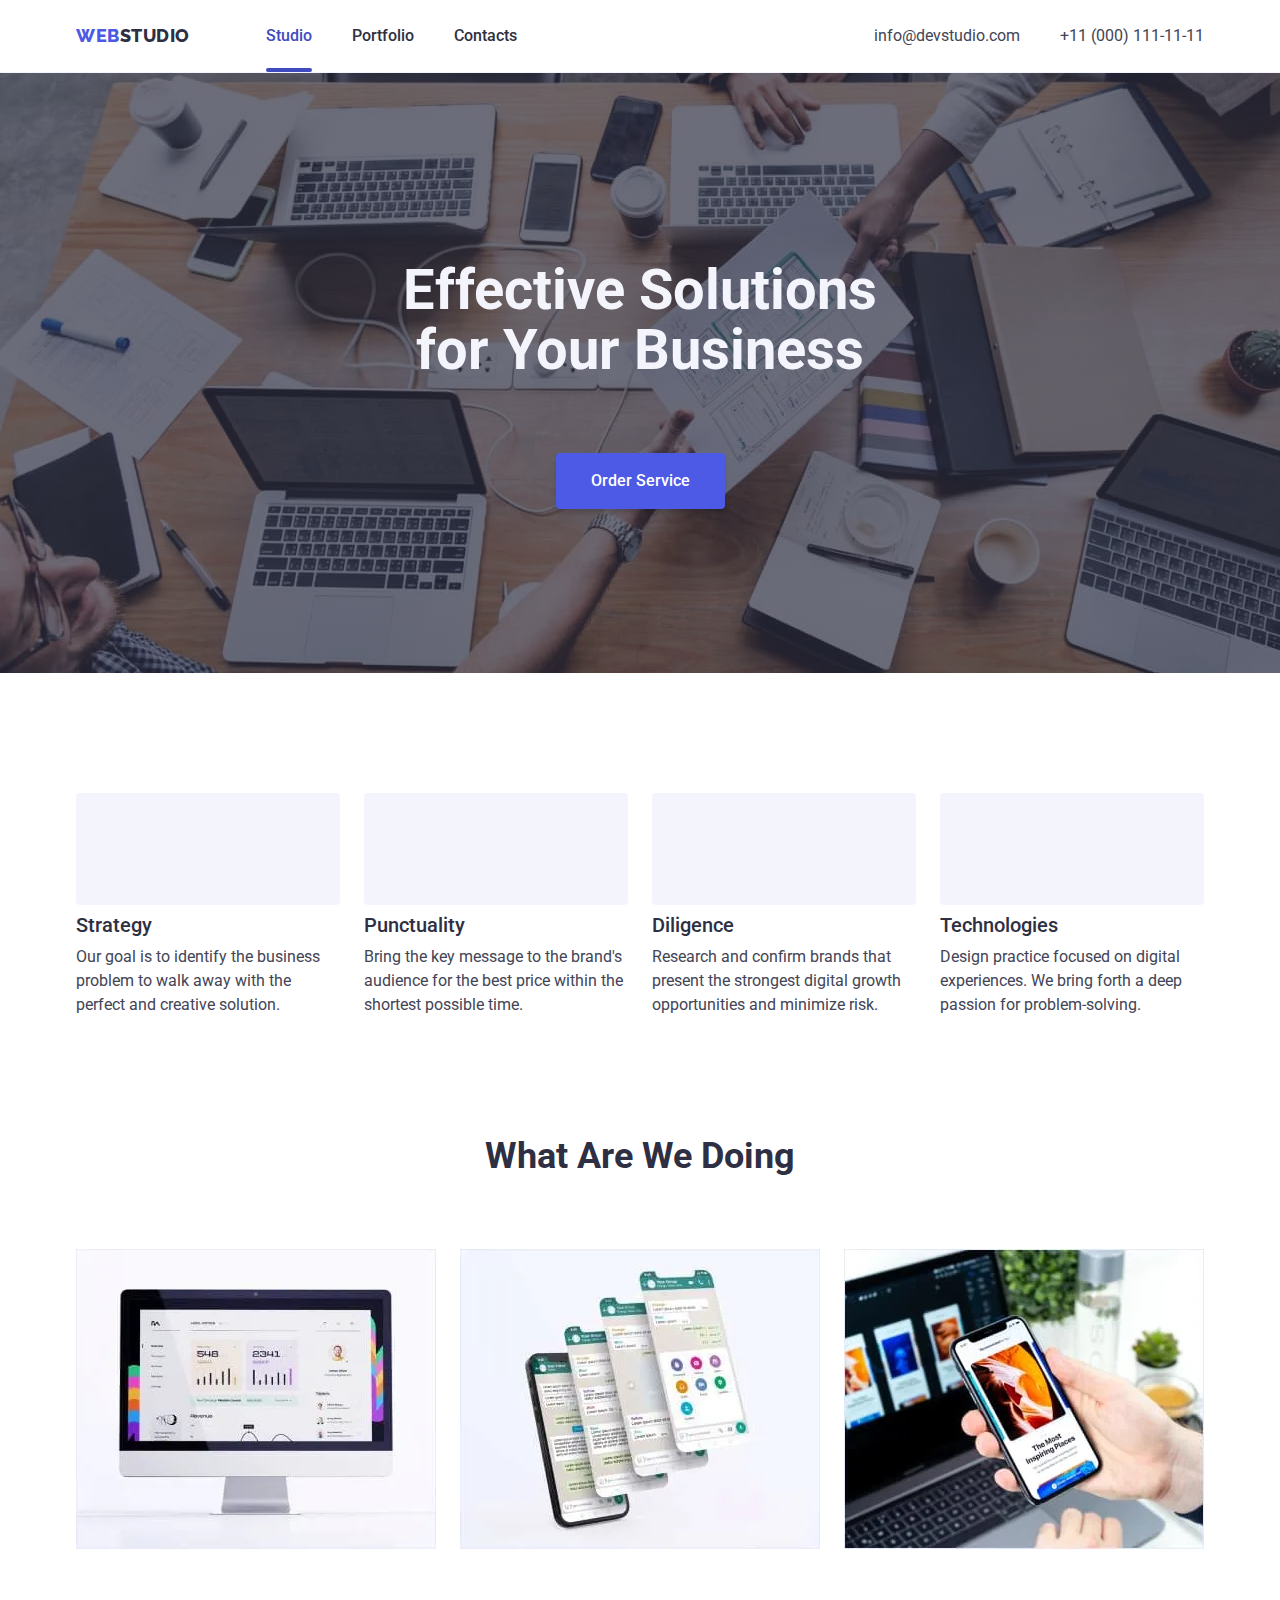
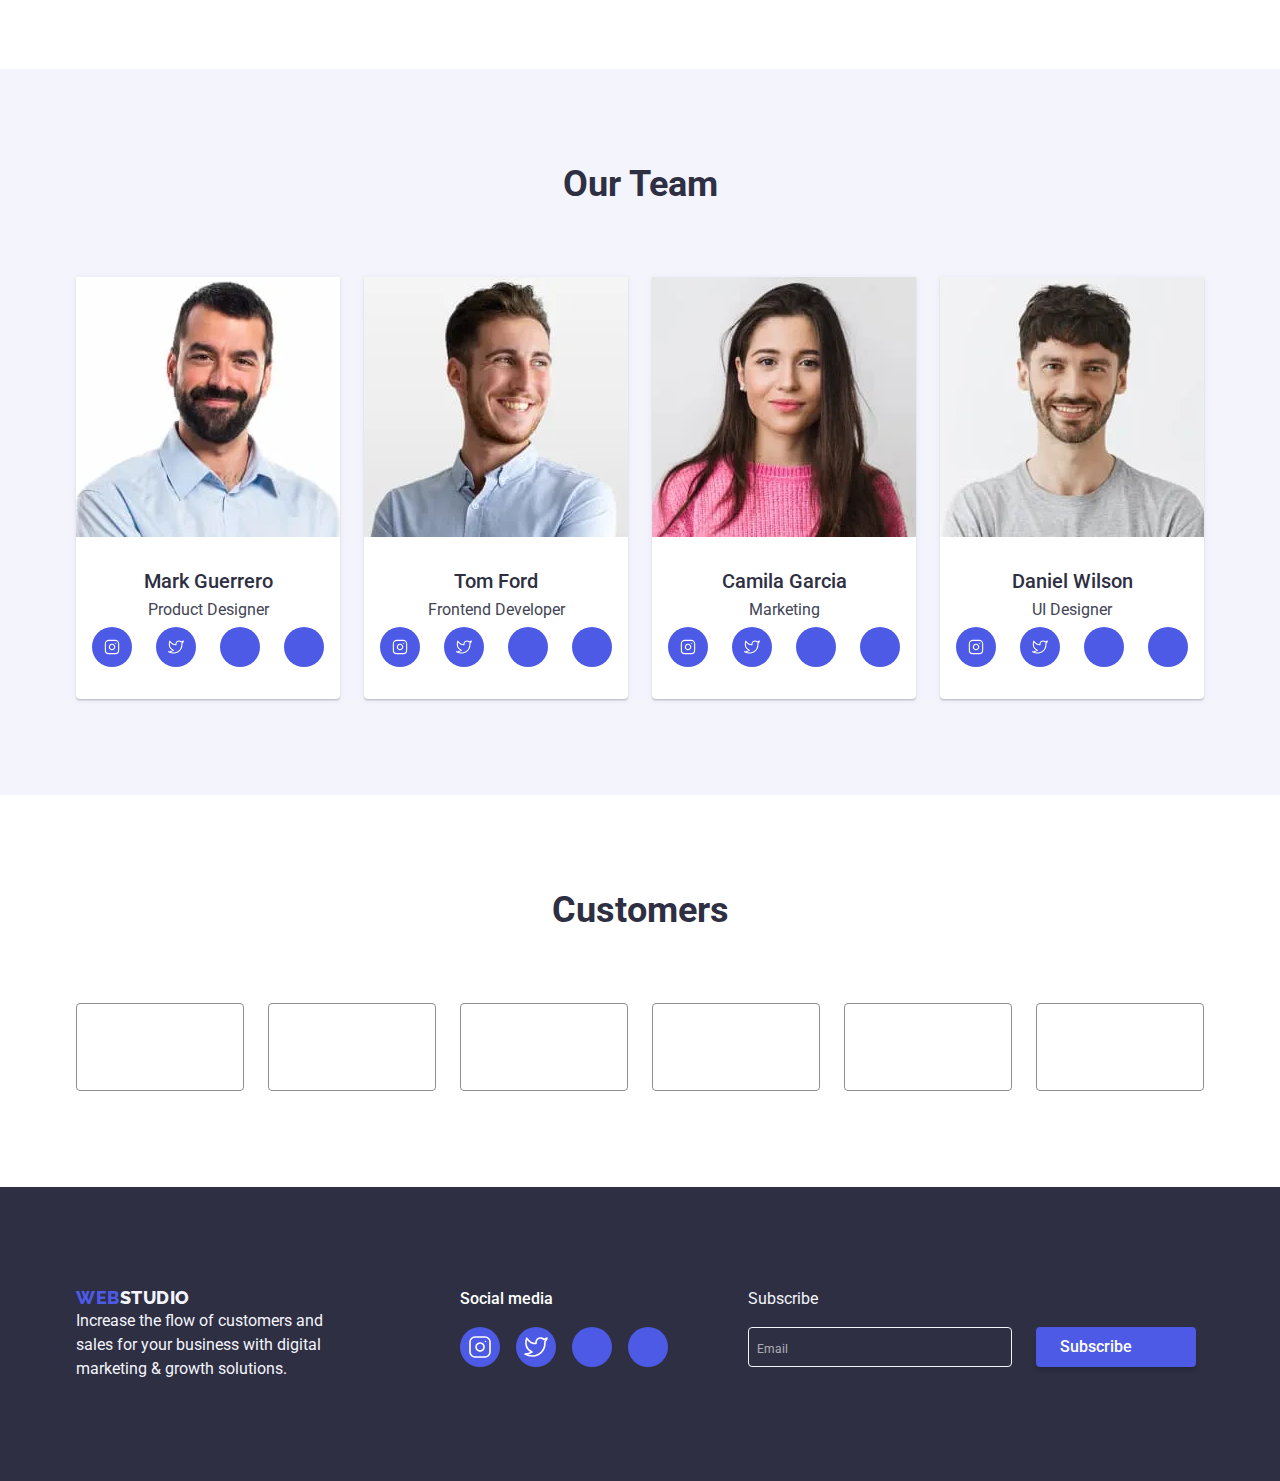
<file: index.html>
<!DOCTYPE html>
<html lang="en">
  <head>
    <meta charset="UTF-8" />
    <meta http-equiv="X-UA-Compatible" content="IE=edge"/>
    <meta name="viewport" content="width=device-width, initial-scale=1.0"/>
    <title>Studio</title>
    <link rel="preconnect" href="https://fonts.googleapis.com"/>
    <link rel="preconnect" href="https://fonts.gstatic.com" crossorigin/>
    <link
      href="https://fonts.googleapis.com/css2?family=Raleway:wght@800&family=Roboto:wght@400;500;700;900&display=swap"
      rel="stylesheet"
    />
    <link
      rel="stylesheet"
      href="https://cdnjs.cloudflare.com/ajax/libs/modern-normalize/1.0.0/modern-normalize.min.css"
    />
    <link rel="stylesheet" href="./mobile.css" />
  </head>

  <body>
    <!-- HEADER -->

    <header class="page-header">

      <div class="nav-logo-container container">
  
          <nav class="nav">
            <a href="./index.html" class="logo">
              <span class="logo-web">Web</span>Studio</a
            >
  
            <ul class="site-nav list">
              <li class="item">
                <a href="./index.html" class="site-nav-listed unline navy active"
                  >Studio</a
                >
              </li>
              <li class="item">
                <a href="./portfolio.html" class="site-nav-listed unline navy"
                  >Portfolio</a
                >
              </li>
              <li class="item">
                <a
                  href="./contacts.html"
                  class="site-nav-listed unline navy"
                  >Contacts</a
                >
              </li>
            </ul>
  
            <button type="button"  data-menu-open class="mobile-menu-open">
              <svg class="mobile-menu-icon" width="32" height="22">
                <use href="./images/icons/symbol-defs.svg#icon-lines"></use>
              </svg>
            </button>
            
            
          </nav>
  
          <address class="address">
            <ul class="contact list">
              <li class="item">
                <a
                  href="mailto:info@devstudio.com"
                  class="contacts unline email"
                  >info@devstudio.com</a
                >
              </li>
              <li class="item">
                <a href="tel:+110001111111" class="contacts unline"
                  >+11 (000) 111-11-11</a
                >
              </li>
            </ul>
          </address>
        
  
  
        
  
          <div class="mobile-menu" data-menu>

            <div class="container mobile-menu-container">
             <button type="button" class="mobile-menu-close" data-menu-close>
              <svg class="mobile-close-icon" width="8" height="8">
                <use href="./images/icons/symbol-defs.svg#icon-close"></use>
              </svg>
             </button>
  
             <ul class="menu-list list">
              <li class="menu-list-item"> <a href="./index.html" class="unline navy">Studio</a></li>
              <li class="menu-list-item"> <a href="./portfolio.html" class="unline navy">Portfolio</a></li>
              <li class="menu-list-item"><a href="./contacts.html" class="unline navy">Contacts</a></li>
             </ul>
            
           

          <div class="low-menu"> 

             <address class="menu-address">
              <a href="tel:+110001111111" class="contact-menu-tel"
                >+11 (000) 111-11-11</a>
           
              <a href="mailto:info@devstudio.com" class="contact-menu-em"
                >info@devstudio.com</a>
             </address>
  
  
           
  
  
             <div class="menu-bottom-icons">
              <ul class="bottom-icon-list list">
                <li>
                  <a href="" class="bottom-item">
                    <svg class="bottom-icon" width="24" height="24">
                      <use
                        href="./images/icons/symbol-defs.svg#icon-instagram"
                      ></use>
                    </svg>
                  </a>
                </li>
                <li>
                  <a href="" class="bottom-item">
                    <svg class="bottom-icon" width="24" height="24">
                      <use
                        href="./images/icons/symbol-defs.svg#icon-twitter"
                      ></use>
                    </svg>
                  </a>
                </li>
                <li>
                  <a href="" class="bottom-item">
                    <svg class="bottom-icon" width="24" height="24">
                      <use
                        href="./images/icons/symbol-defs.svg#icon-facebook"
                      ></use>
                    </svg>
                  </a>
                </li>
                <li>
                  <a href="" class="bottom-item">
                    <svg class="bottom-icon" width="24" height="24">
                      <use
                        href="./images/icons/symbol-defs.svg#icon-linkedin"
                      ></use>
                    </svg>
                  </a>
                </li>
              </ul>
             </div>
            </div>  
            
           </div>
          </div>
       </div>
      
        
  
    </header>

    <!-- MAIN -->
    <main>
      <!--HERO-->
      <section class="section-hero overlay">
        
       
        <h1 class="hero-header">Effective Solutions <br> for Your Business</h1>
        <button data-modal-open type="button" class="button-hero">
          Order Service
        </button></div>

        <div class="backdrop is-hidden" data-modal>
          <div class="modal">
            <button
              data-modal-close
              type="button"
              class="modal-close-button button"
            >
              <svg class="modal-close-ison" width="8" height="8">
                <use href="./images/icons/symbol-defs.svg#icon-close"></use>
              </svg>
            </button>

            <form class="form-modal">
              <p class="form-title">
                Leave your contacts and we will call you back
              </p>

              <label for="name" class="form-label">Name</label>
              <div class="form-field">
                <input type="text" name="name" id="name" class="form-input" />
                <svg class="icon-form" width="18" height="24">
                  <use href="./images/icons/symbol-defs.svg#icon-person"></use>
                </svg>
              </div>

              <label for="phone" class="form-label">Phone</label>
              <div class="form-field">
                <input type="tel" name="phone" id="phone" class="form-input" />
                <svg class="icon-form" width="18" height="24">
                  <use href="./images/icons/symbol-defs.svg#icon-phone"></use>
                </svg>
              </div>

              <label for="email" class="form-label">Email</label>
              <div class="form-field">
                <input
                  type="email"
                  name="email"
                  id="email"
                  class="form-input"
                />
                <svg class="icon-form" width="18" height="24">
                  <use href="./images/icons/symbol-defs.svg#icon-email"></use>
                </svg>
              </div>

              <div class="area-comment">
                <label for="message" class="label-comment">Comment</label>
                <textarea
                  name="user-comment"
                  id="message"
                  class="form-comment"
                  placeholder="Text input"
                ></textarea>
              </div>

              <div class="policy">
                <input
                  type="checkbox"
                  name="userpolicy"
                  id="privacy"
                  class="check hiddenvisaily"
                />

                <label for="privacy" class="check-policy"
                  >I accept the terms and conditions of the<a
                    href=""
                    class="link-policy"
                    >Privacy Policy</a
                  ></label
                >
              </div>

              <div class="button-wrp">
                <button type="submit" class="submit-button">Send</button>
              </div>
            </form>
          </div>
        </div>
      </section>

      <!--SECTION FEATURES-->

      <section class="section-features">
        <div class="container features container-desk">
          <h2 class="hiddenvisaily">features</h2>
          <ul class="feat list">
            <li class="item">
              <div class="features-button">
                <svg class="features-icon" width="64" height="64">
                  <use href="./images/icons/symbol-defs.svg#icon-antenna"></use>
                </svg>
              </div>

              <h3 class="header-feat">Strategy</h3>
              <p class="text-feat textcolor">
                Our goal is to identify the business problem to walk away with
                the perfect and creative solution.
              </p>
            </li>

            <li class="item">
              <div class="features-button">
                <svg class="features-icon" width="64" height="64">
                  <use href="./images/icons/symbol-defs.svg#icon-clock"></use>
                </svg>
              </div>

              <h3 class="header-feat">Punctuality</h3>
              <p class="text-feat textcolor">
                Bring the key message to the brand's audience for the best price
                within the shortest possible time.
              </p>
            </li>
            <li class="item">
              <div class="features-button">
                <svg class="features-icon" width="64" height="64">
                  <use href="./images/icons/symbol-defs.svg#icon-diagram"></use>
                </svg>
              </div>

              <h3 class="header-feat">Diligence</h3>
              <p class="text-feat textcolor">
                Research and confirm brands that present the strongest digital
                growth opportunities and minimize risk.
              </p>
            </li>
            <li class="item">
              <div class="features-button">
                <svg class="features-icon" width="64" height="64">
                  <use
                    href="./images/icons/symbol-defs.svg#icon-astronaut"
                  ></use>
                </svg>
              </div>

              <h3 class="header-feat">Technologies</h3>
              <p class="text-feat textcolor">
                Design practice focused on digital experiences. We bring forth a
                deep passion for problem-solving.
              </p>
            </li>
          </ul>
        </div>
      </section>

      <!-- SECTION WAWD -->

      <section class="wawd">
        <div class="container-desk">
          <h2 class="header-wawd navy">What are we doing</h2>
          <ul class="wawd-list list">
            <li class="item">
              <img srcset="./images/1.webp 1x, ./images/1x2.webp 2x" 
              src="./images/1.webp" alt="monitor" width="360" />
            </li>
            <li class="item">
              <img srcset="./images/2.webp 1x, ./images/2x2.webp 2x"  
              src="./images/2.webp" alt="few phones" width="360" />
            </li>
            <li class="item">
              <img srcset="./images/3.webp 1x, ./images/3x2.webp 2x" 
               src="./images/3.webp" alt="phone in hand" width="360" />
            </li>
          </ul>
        </div>
      </section>

      <!-- SECTION TEAM -->
      <section class="section-team">
        <div class=" container container-tablet container-desk">
          <h2 class="header-team">Our Team</h2>
          <ul class="team-list list">
            <li class="item">
              <img srcset="./images/Mark_Guerrero.webp 1x,
                         ./images/Mark-Guerro-2x.webp 2x"
                src="./images/Mark_Guerrero.webp"
                alt="Mark Guerrero"
                width="264"
              />
              <div class="textteam">
                <h3 class="header-card">Mark Guerrero</h3>
                <p class="text-team textcolor">Product Designer</p>

                <ul class="icons list">
                  <li class="icons-item">
                    <a href="" class="icons-button">
                      <svg class="icon-team" width="16" height="16">
                        <use
                          href="./images/icons/symbol-defs.svg#icon-instagram"
                        ></use>
                      </svg>
                    </a>
                  </li>
                  <li></li>
                  <li class="icons-item">
                    <a href="" class="icons-button">
                      <svg class="icon-team" width="16" height="16">
                        <use
                          href="./images/icons/symbol-defs.svg#icon-twitter"
                        ></use>
                      </svg>
                    </a>
                  </li>
                  <li></li>
                  <li class="icons-item">
                    <a href="" class="icons-button">
                      <svg class="icon-team" width="16" height="16">
                        <use
                          href="./images/icons/symbol-defs.svg#icon-facebook"
                        ></use>
                      </svg>
                    </a>
                  </li>
                  <li></li>
                  <li class="icons-item">
                    <a href="" class="icons-button">
                      <svg class="icon-team" width="16" height="16">
                        <use
                          href="./images/icons/symbol-defs.svg#icon-linkedin"
                        ></use>
                      </svg>
                    </a>
                  </li>
                </ul>
              </div>
            </li>
            <li class="item">
              <img srcset="./images/Tom_Ford.webp 1x,
              ./images/Tom_Ford-2x.webp 2x"
                src="./images/Tom_Ford.webp"
                alt="Tom Ford"
                width="264"
              />

              <div class="textteam">
                <h3 class="header-card">Tom Ford</h3>
                <p class="text-team textcolor">Frontend Developer</p>
                <ul class="icons list">
                  <li class="icons-item">
                    <a href="" class="icons-button">
                      <svg class="icon-team" width="16" height="16">
                        <use
                          href="./images/icons/symbol-defs.svg#icon-instagram"
                        ></use>
                      </svg>
                    </a>
                  </li>
                  <li></li>
                  <li class="icons-item">
                    <a href="" class="icons-button">
                      <svg class="icon-team" width="16" height="16">
                        <use
                          href="./images/icons/symbol-defs.svg#icon-twitter"
                        ></use>
                      </svg>
                    </a>
                  </li>
                  <li></li>
                  <li class="icons-item">
                    <a href="" class="icons-button">
                      <svg class="icon-team" width="16" height="16">
                        <use
                          href="./images/icons/symbol-defs.svg#icon-facebook"
                        ></use>
                      </svg>
                    </a>
                  </li>
                  <li></li>
                  <li class="icons-item">
                    <a href="" class="icons-button">
                      <svg class="icon-team" width="16" height="16">
                        <use
                          href="./images/icons/symbol-defs.svg#icon-linkedin"
                        ></use>
                      </svg>
                    </a>
                  </li>
                </ul>
              </div>
            </li>
            <li class="item">
              <img srcset="./images/Camila_Garcia.webp 1x, ./images/Camila_Garcia-2x.webp 2x"
                src="./images/Camila_Garcia.webp"
                alt="Camila Garcia"
                width="264"
              />
              <div class="textteam">
                <h3 class="header-card">Camila Garcia</h3>
                <p class="text-team textcolor">Marketing</p>
                <ul class="icons list">
                  <li class="icons-item">
                    <a href="" class="icons-button">
                      <svg class="icon-team" width="16" height="16">
                        <use
                          href="./images/icons/symbol-defs.svg#icon-instagram"
                        ></use>
                      </svg>
                    </a>
                  </li>
                  <li></li>
                  <li class="icons-item">
                    <a href="" class="icons-button">
                      <svg class="icon-team" width="16" height="16">
                        <use
                          href="./images/icons/symbol-defs.svg#icon-twitter"
                        ></use>
                      </svg>
                    </a>
                  </li>
                  <li></li>
                  <li class="icons-item">
                    <a href="" class="icons-button">
                      <svg class="icon-team" width="16" height="16">
                        <use
                          href="./images/icons/symbol-defs.svg#icon-facebook"
                        ></use>
                      </svg>
                    </a>
                  </li>
                  <li></li>
                  <li class="icons-item">
                    <a href="" class="icons-button">
                      <svg class="icon-team" width="16" height="16">
                        <use
                          href="./images/icons/symbol-defs.svg#icon-linkedin"
                        ></use>
                      </svg>
                    </a>
                  </li>
                </ul>
              </div>
            </li>
            <li class="item">
              <img srcset="./images/Daniel_Wilson.webp 1x, ./images/Daniel_Wilson-2x.webp 2x" 
              src="./images/Daniel_Wilson.webp" alt="Tom Ford" width="264" />
              <div class="textteam">
                <h3 class="header-card">Daniel Wilson</h3>
                <p class="text-team textcolor">UI Designer</p>
                <ul class="icons list">
                  <li class="icons-item">
                    <a href="" class="icons-button">
                      <svg class="icon-team" width="16" height="16">
                        <use
                          href="./images/icons/symbol-defs.svg#icon-instagram"
                        ></use>
                      </svg>
                    </a>
                  </li>
                  <li></li>
                  <li class="icons-item">
                    <a href="" class="icons-button">
                      <svg class="icon-team" width="16" height="16">
                        <use
                          href="./images/icons/symbol-defs.svg#icon-twitter"
                        ></use>
                      </svg>
                    </a>
                  </li>
                  <li></li>
                  <li class="icons-item">
                    <a href="" class="icons-button">
                      <svg class="icon-team" width="16" height="16">
                        <use
                          href="./images/icons/symbol-defs.svg#icon-facebook"
                        ></use>
                      </svg>
                    </a>
                  </li>
                  <li></li>
                  <li class="icons-item">
                    <a href="" class="icons-button">
                      <svg class="icon-team" width="16" height="16">
                        <use
                          href="./images/icons/symbol-defs.svg#icon-linkedin"
                        ></use>
                      </svg>
                    </a>
                  </li>
                </ul>
              </div>
            </li>
          </ul>
        </div>
      </section>

      <!-- <<<<<<<<<<<<<<<<<CUSTOMERS>>>>>>>>>>> -->

      <section class="section-customers">
        <div class="container container-tablet container-desk">
          <h2 class="header-customers">Customers</h2>

          <ul class="customers list">
            <li class="cust-item">
              <a href="" class="customer-button">
                <svg class="customer-icon" width="104" height="56">
                  <use
                    href="./images/icons/symbol-defs.svg#icon-clientfst"
                  ></use>
                </svg>
              </a>
            </li>

            <li class="cust-item">
              <a href="" class="customer-button"
                ><svg class="customer-icon" width="104" height="56">
                  <use
                    href="./images/icons/symbol-defs.svg#icon-clientsec"
                  ></use>
                </svg>
              </a>
            </li>
            <li class="cust-item">
              <a href="" class="customer-button"
                ><svg class="customer-icon" width="104" height="56">
                  <use
                    href="./images/icons/symbol-defs.svg#icon-clientthr"
                  ></use>
                </svg>
              </a>
            </li>
            <li class="cust-item">
              <a href="" class="customer-button"
                ><svg class="customer-icon" width="104" height="56">
                  <use
                    href="./images/icons/symbol-defs.svg#icon-clientfrth"
                  ></use>
                </svg>
              </a>
            </li>
            <li class="cust-item">
              <a href="" class="customer-button"
                ><svg class="customer-icon" width="104" height="56">
                  <use
                    href="./images/icons/symbol-defs.svg#icon-clientfth"
                  ></use>
                </svg>
              </a>
            </li>
            <li class="cust-item">
              <a href="" class="customer-button"
                ><svg class="customer-icon" width="104" height="56">
                  <use
                    href="./images/icons/symbol-defs.svg#icon-clientsth"
                  ></use>
                </svg>
              </a>
            </li>
          </ul>
        </div>
      </section>

      


    </main>

    <!-- FOOTER -->

    <footer class="footer back-hero-foooter">
      <div class="container container-tablet container-footer">
        <div class="logologo">
          <a href="./index.html" class="logo">
            <span class="logo-web">Web</span
            ><span class="logo-studio">Studio</span></a
          >

          <p class="footer-text">
            Increase the flow of customers and sales for your business with
            digital marketing & growth solutions.
          </p>
        </div>

        <div class="section-social">
          <p class="social">Social media</p>

          <ul class="social-list list">
            <li>
              <a href="" class="social-button"
                ><svg class="social-icon" width="24" height="24">
                  <use
                    href="./images/icons/symbol-defs.svg#icon-instagram"
                  ></use></svg></a>
            </li>

            <li>
              <a href="" class="social-button"
                ><svg class="social-icon" width="24" height="24">
                  <use
                    href="./images/icons/symbol-defs.svg#icon-twitter"
                  ></use></svg></a>
            </li>

            <li>
              <a href="" class="social-button">
                <svg class="social-icon" width="24" height="24">
                  <use
                    href="./images/icons/symbol-defs.svg#icon-facebook"
                  ></use>
                </svg>
              </a>
            </li>

            <li>
              <a href="" class="social-button"
                ><svg class="social-icon" width="24" height="24">
                  <use
                    href="./images/icons/symbol-defs.svg#icon-linkedin"
                  ></use></svg></a>
            </li>
          </ul>
        </div>

        <form class="footer-form">
          <label for="footer-email" class="footer-label">Subscribe</label>

          <div class="footer-inline-group">
            <input
              type="email"
              name="footer-email"
              id="footer-email"
              class="footer-input"
              placeholder="Email"
            />

            <button type="submit" class="footer-button-sub">
              Subscribe
              <svg class="icon-plane" width="24" height="24">
                <use href="./images/icons/symbol-defs.svg#icon-plane"></use>
              </svg>

              
            </button>
          </div>
        </form>
      </div>
    </footer>




    <script src="./js/menu.js"></script>
    <script src="./js/modal.js"></script>
  </body>
</html>
</file>
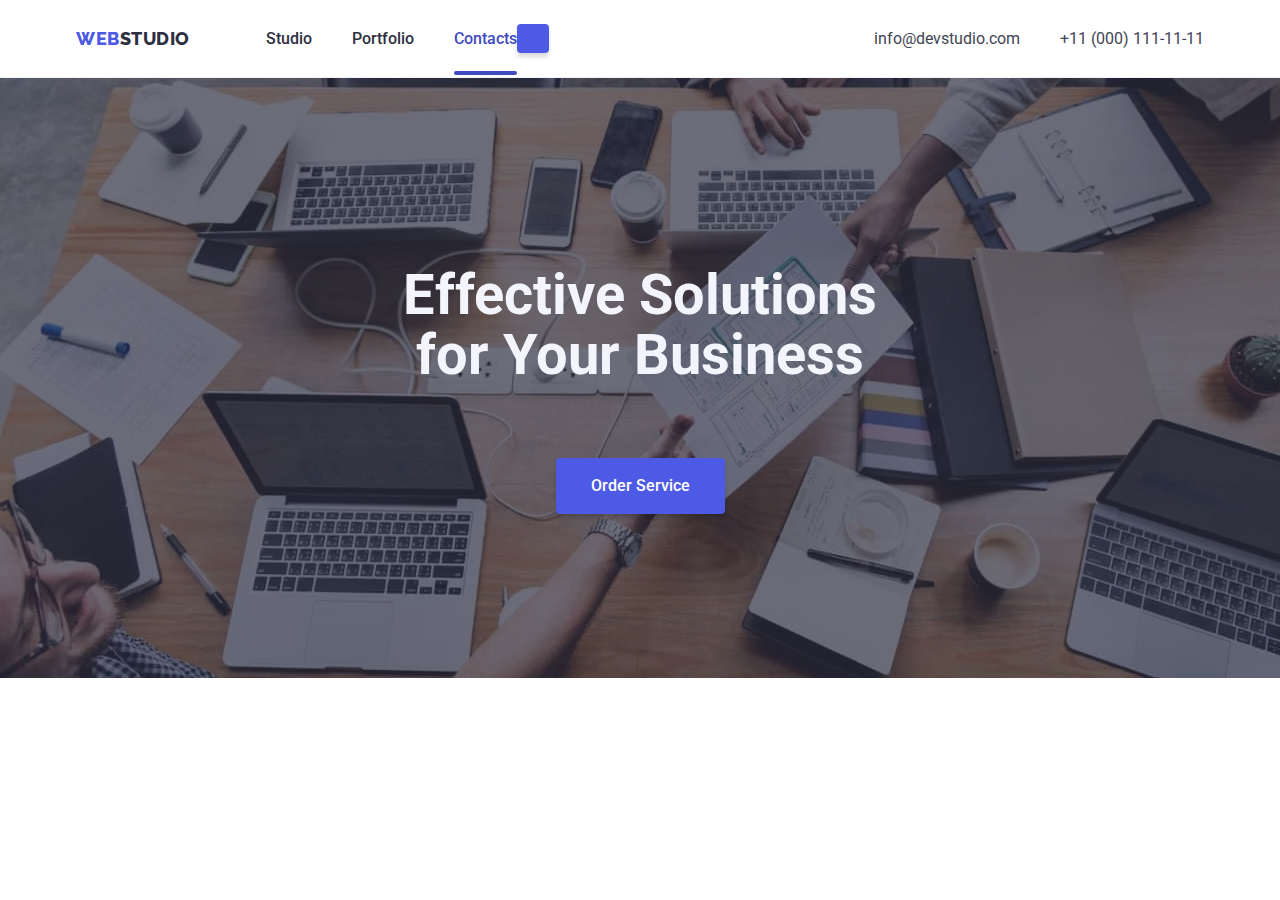
<file: contacts.html>
<!DOCTYPE html>
<html lang="en">
  <head>
    <meta charset="UTF-8" />
    <meta http-equiv="X-UA-Compatible" content="IE=edge" />
    <meta name="viewport" content="width=device-width, initial-scale=1.0" />
    <title>Contacts</title>
    <link rel="preconnect" href="https://fonts.googleapis.com" />
    <link rel="preconnect" href="https://fonts.gstatic.com" crossorigin />
    <link
      href="https://fonts.googleapis.com/css2?family=Raleway:wght@800&family=Roboto:wght@400;500;700;900&display=swap"
      rel="stylesheet"
    />
    <link
      rel="stylesheet"
      href="https://cdnjs.cloudflare.com/ajax/libs/modern-normalize/1.0.0/modern-normalize.min.css"
    />
    <link rel="stylesheet" href="./mobile.css" />
  </head>

  <body>
    <!-- HEADER -->

    <header class="page-header">

    <div class="nav-logo-container container">

        <nav class="nav">
          <a href="./index.html" class="logo">
            <span class="logo-web">Web</span>Studio</a
          >

          <ul class="site-nav list">
            <li class="item">
              <a href="./index.html" class="site-nav-listed unline navy"
                >Studio</a
              >
            </li>
            <li class="item">
              <a href="./portfolio.html" class="site-nav-listed unline navy"
                >Portfolio</a
              >
            </li>
            <li class="item">
              <a
                href="./contacts.html"
                class="site-nav-listed unline navy active"
                >Contacts</a
              >
            </li>
          </ul>

          <button type="button"  data-menu-open class="mobile-menu-button">
            <svg class="mobile-menu-icon" width="32" height="22">
              <use href="./images/icons/symbol-defs.svg#icon-lines"></use>
            </svg>
          </button>
          
          
        </nav>
     
        <address class="address">
          <ul class="contact list">
            <li class="item">
              <a
                href="mailto:info@devstudio.com"
                class="contacts unline textcolor"
                >info@devstudio.com</a
              >
            </li>
            <li class="item">
              <a href="tel:+110001111111" class="contacts unline textcolor"
                >+11 (000) 111-11-11</a
              >
            </li>
          </ul>
        </address>
      


      

        <div class="mobile-menu container" data-menu>
          <button type="button" class="mobile-menu-close" data-menu-close>
            <svg class="mobile-close-icon" width="8" height="8">
              <use href="./images/icons/symbol-defs.svg#icon-close"></use>
            </svg>
          </button>

          <ul class="menu-list list">
            <li class="menu-list-item"> <a href="./index.html" class="unline">Studio</a></li>
            <li class="menu-list-item"> <a href="./portfolio.html" class="unline">Portfolio</a></li>
            <li class="menu-list-item-c"><a href="./contacts.html" class="unline">Contacts</a></li>
          </ul>
          
          <address class="menu-address">
            <a href="tel:+110001111111" class="contact-menu-tel"
              >+11 (000) 111-11-11</a>
          </address>
          <address class="menu-address-em">
            <a href="mailto:info@devstudio.com" class="contact-menu-em"
              >info@devstudio.com</a>
          </address>


         


          <div class="menu-bottom-icons">
            <ul class="bottom-icon-list list">
              <li>
                <a href="" class="bottom-item">
                  <svg class="bottom-icon" width="24" height="24">
                    <use
                      href="./images/icons/symbol-defs.svg#icon-instagram"
                    ></use>
                  </svg>
                </a>
              </li>
              <li>
                <a href="" class="bottom-item">
                  <svg class="bottom-icon" width="24" height="24">
                    <use
                      href="./images/icons/symbol-defs.svg#icon-twitter"
                    ></use>
                  </svg>
                </a>
              </li>
              <li>
                <a href="" class="bottom-item">
                  <svg class="bottom-icon" width="24" height="24">
                    <use
                      href="./images/icons/symbol-defs.svg#icon-facebook"
                    ></use>
                  </svg>
                </a>
              </li>
              <li>
                <a href="" class="bottom-item">
                  <svg class="bottom-icon" width="24" height="24">
                    <use
                      href="./images/icons/symbol-defs.svg#icon-linkedin"
                    ></use>
                  </svg>
                </a>
              </li>
            </ul>
          </div>
        </div>
      </div>
    </div>
      

    </header>

    <!-- MAIN -->
    <main>
      <!--HERO-->
      <section class="section-hero overlay">
         <div class="hero-container container">
        <h1 class="hero-header">Effective Solutions <br> for Your Business</h1>
        <button data-modal-open type="button" class="button-hero">Order Service</button>

        
       


        
        <!-- <div class="backdrop is-hidden container" data-modal>
          <div class="modal">
            <button
              data-modal-close
              type="button"
              class="modal-close-button button"
            >
              <svg class="modal-close-ison" width="8" height="8">
                <use href="./images/icons/symbol-defs.svg#icon-close"></use>
              </svg>
            </button>

            <form class="form-modal">
              <p class="form-title">
                Leave your contacts and we will call you back
              </p>

              <label for="name" class="form-label">Name</label>
              <div class="form-field">
                <input type="text" name="name" id="name" class="form-input" />
                <svg class="icon-form" width="18" height="24">
                  <use href="./images/icons/symbol-defs.svg#icon-person"></use>
                </svg>
              </div>

              <label for="phone" class="form-label">Phone</label>
              <div class="form-field">
                <input type="tel" name="phone" id="phone" class="form-input" />
                <svg class="icon-form" width="18" height="24">
                  <use href="./images/icons/symbol-defs.svg#icon-phone"></use>
                </svg>
              </div>

              <label for="email" class="form-label">Email</label>
              <div class="form-field">
                <input
                  type="email"
                  name="email"
                  id="email"
                  class="form-input"
                />
                <svg class="icon-form" width="18" height="24">
                  <use href="./images/icons/symbol-defs.svg#icon-email"></use>
                </svg>
              </div>

              <div class="area-comment">
                <label for="message" class="label-comment">Comment</label>
                <textarea
                  name="user-comment"
                  id="message"
                  class="form-comment"
                  placeholder="Text input"
                ></textarea>
              </div>

              <div class="policy">
                <input
                  type="checkbox"
                  name="userpolicy"
                  id="privacy"
                  class="check hiddenvisaily"
                />

                <label for="privacy" class="check-policy"
                  >I accept the terms and conditions of the<a
                    href=""
                    class="link-policy"
                    >Privacy Policy</a
                  ></label
                >
              </div>

              <div class="button-wrp">
                <button type="submit" class="submit-button">Send</button>
              </div>
            </form>
          </div>
        </div>
      </section>   -->

    
    
     <!--SECTION FEATURES-->

     <!-- <section class="section-features">
      <div class="features container">
        <h2 class="hiddenvisaily">features</h2>
        <ul class="feat list">

          <li class="item">
            <div class="features-button">
              <svg class="features-icon" width="64" height="64">
                <use href="./images/icons/symbol-defs.svg#icon-antenna"></use>
              </svg>
            </div>

            <h3 class="header-feat">Strategy</h3>
            <p class="text-feat textcolor">
              Our goal is to identify the business problem to walk away with
              the perfect and creative solution.
            </p>
          </li>

          <li class="item">
            <div class="features-button">
              <svg class="features-icon" width="64" height="64">
                <use href="./images/icons/symbol-defs.svg#icon-clock"></use>
              </svg>
            </div>

            <h3 class="header-feat">Punctuality</h3>
            <p class="text-feat textcolor">
              Bring the key message to the brand's audience for the best price
              within the shortest possible time.
            </p>
          </li>
          <li class="item">
            <div class="features-button">
              <svg class="features-icon" width="64" height="64">
                <use href="./images/icons/symbol-defs.svg#icon-diagram"></use>
              </svg>
            </div>

            <h3 class="header-feat">Diligence</h3>
            <p class="text-feat textcolor">
              Research and confirm brands that present the strongest digital
              growth opportunities and minimize risk.
            </p>
          </li>
          <li class="item">
            <div class="features-button">
              <svg class="features-icon" width="64" height="64">
                <use
                  href="./images/icons/symbol-defs.svg#icon-astronaut"
                ></use>
              </svg>
            </div>

            <h3 class="header-feat">Technologies</h3>
            <p class="text-feat textcolor">
              Design practice focused on digital experiences. We bring forth a
              deep passion for problem-solving.
            </p>
          </li>
        </ul>
      </div>
    </section> -->
   
     <!-- SECTION TEAM --> 
    <!-- <section class="section-team">

      <div class="team-container container">

        <h2 class="header-team">Our Team</h2>

        <ul class="team-list list">

          <li class="item">

            <img
              src="./images/Mark_Guerrero.jpg"
              alt="Mark Guerrero"
              width="264"/>

            <div class="textteam">
              <h3 class="header-card">Mark Guerrero</h3>
              <p class="text-team textcolor">Product Designer</p>

              <ul class="icons list">

                <li class="icons-item">
                  <a href="" class="icons-button">
                    <svg class="icon-team" width="16" height="16">
                      <use
                        href="./images/icons/symbol-defs.svg#icon-instagram"
                      ></use>
                    </svg>
                  </a>
                </li>
                <li class="icons-item">
                  <a href="" class="icons-button">
                    <svg class="icon-team" width="16" height="16">
                      <use
                        href="./images/icons/symbol-defs.svg#icon-twitter"
                      ></use>
                    </svg>
                  </a>
                </li>
                <li></li>
                <li class="icons-item">
                  <a href="" class="icons-button">
                    <svg class="icon-team" width="16" height="16">
                      <use
                        href="./images/icons/symbol-defs.svg#icon-facebook"
                      ></use>
                    </svg>
                  </a>
                </li>
                <li></li>
                <li class="icons-item">
                  <a href="" class="icons-button">
                    <svg class="icon-team" width="16" height="16">
                      <use
                        href="./images/icons/symbol-defs.svg#icon-linkedin"
                      ></use>
                    </svg>
                  </a>
                </li>
              </ul>
            </div>
          </li>


          <li class="item">
            <img
              src="./images/Daniel_Wilson.jpg"
              alt="Tom Ford"
              width="264"/>

            <div class="textteam">
              <h3 class="header-card">Tom Ford</h3>
              <p class="text-team textcolor">Frontend Developer</p>
              <ul class="icons list">
                <li class="icons-item">
                  <a href="" class="icons-button">
                    <svg class="icon-team" width="16" height="16">
                      <use
                        href="./images/icons/symbol-defs.svg#icon-instagram"
                      ></use>
                    </svg>
                  </a>
                </li>
                <li></li>
                <li class="icons-item">
                  <a href="" class="icons-button">
                    <svg class="icon-team" width="16" height="16">
                      <use
                        href="./images/icons/symbol-defs.svg#icon-twitter"
                      ></use>
                    </svg>
                  </a>
                </li>
                <li></li>
                <li class="icons-item">
                  <a href="" class="icons-button">
                    <svg class="icon-team" width="16" height="16">
                      <use
                        href="./images/icons/symbol-defs.svg#icon-facebook"
                      ></use>
                    </svg>
                  </a>
                </li>
                <li></li>
                <li class="icons-item">
                  <a href="" class="icons-button">
                    <svg class="icon-team" width="16" height="16">
                      <use
                        href="./images/icons/symbol-defs.svg#icon-linkedin"
                      ></use>
                    </svg>
                  </a>
                </li>
              </ul>
            </div>
          </li>
          <li class="item">
            <img
              src="./images/Camila_Garcia.jpg"
              alt="Camila Garcia"
              width="264"
            />
            <div class="textteam">
              <h3 class="header-card">Camila Garcia</h3>
              <p class="text-team textcolor">Marketing</p>

              <ul class="icons list">
                <li class="icons-item">
                  <a href="" class="icons-button">
                    <svg class="icon-team" width="16" height="16">
                      <use
                        href="./images/icons/symbol-defs.svg#icon-instagram"
                      ></use>
                    </svg>
                  </a>
                </li>
                <li></li>
                <li class="icons-item">
                  <a href="" class="icons-button">
                    <svg class="icon-team" width="16" height="16">
                      <use
                        href="./images/icons/symbol-defs.svg#icon-twitter"
                      ></use>
                    </svg>
                  </a>
                </li>
                <li></li>
                <li class="icons-item">
                  <a href="" class="icons-button">
                    <svg class="icon-team" width="16" height="16">
                      <use
                        href="./images/icons/symbol-defs.svg#icon-facebook"
                      ></use>
                    </svg>
                  </a>
                </li>
                <li></li>
                <li class="icons-item">
                  <a href="" class="icons-button">
                    <svg class="icon-team" width="16" height="16">
                      <use
                        href="./images/icons/symbol-defs.svg#icon-linkedin"
                      ></use>
                    </svg>
                  </a>
                </li>
              </ul>
            </div>
          </li>
          <li class="item">
            <img src="./images/Tom_Ford.jpg" alt="Tom Ford" width="264" />
            <div class="textteam">
              <h3 class="header-card">Daniel Wilson</h3>
              <p class="text-team textcolor">UI Designer</p>
              <ul class="icons list">
                <li class="icons-item">
                  <a href="" class="icons-button">
                    <svg class="icon-team" width="16" height="16">
                      <use
                        href="./images/icons/symbol-defs.svg#icon-instagram"
                      ></use>
                    </svg>
                  </a>
                </li>
                <li></li>
                <li class="icons-item">
                  <a href="" class="icons-button">
                    <svg class="icon-team" width="16" height="16">
                      <use
                        href="./images/icons/symbol-defs.svg#icon-twitter"
                      ></use>
                    </svg>
                  </a>
                </li>
                <li></li>
                <li class="icons-item">
                  <a href="" class="icons-button">
                    <svg class="icon-team" width="16" height="16">
                      <use
                        href="./images/icons/symbol-defs.svg#icon-facebook"
                      ></use>
                    </svg>
                  </a>
                </li>
                <li></li>
                <li class="icons-item">
                  <a href="" class="icons-button">
                    <svg class="icon-team" width="16" height="16">
                      <use
                        href="./images/icons/symbol-defs.svg#icon-linkedin"
                      ></use>
                    </svg>
                  </a>
                </li>
              </ul>
            </div>
          </li>
        </ul>
      </div>
    </section> 


    <section class="section-customers">
      <div class="container">
        <h2 class="header-customers">Customers</h2>

        <ul class="customers list">
          <li class="cust-item">
            <a href="" class="customer-button">
              <svg class="customer-icon" width="104" height="56">
                <use
                  href="./images/icons/symbol-defs.svg#icon-clientfst"
                ></use>
              </svg>
            </a>
          </li>

          <li class="cust-item">
            <a href="" class="customer-button"
              ><svg class="customer-icon" width="104" height="56">
                <use
                  href="./images/icons/symbol-defs.svg#icon-clientsec"
                ></use>
              </svg>
            </a>
          </li>
          <li class="cust-item">
            <a href="" class="customer-button"
              ><svg class="customer-icon" width="104" height="56">
                <use
                  href="./images/icons/symbol-defs.svg#icon-clientthr"
                ></use>
              </svg>
            </a>
          </li>
          <li class="cust-item">
            <a href="" class="customer-button"
              ><svg class="customer-icon" width="104" height="56">
                <use
                  href="./images/icons/symbol-defs.svg#icon-clientfrth"
                ></use>
              </svg>
            </a>
          </li>
          <li class="cust-item">
            <a href="" class="customer-button"
              ><svg class="customer-icon" width="104" height="56">
                <use
                  href="./images/icons/symbol-defs.svg#icon-clientfth"
                ></use>
              </svg>
            </a>
          </li>
          <li class="cust-item">
            <a href="" class="customer-button"
              ><svg class="customer-icon" width="104" height="56">
                <use
                  href="./images/icons/symbol-defs.svg#icon-clientsth"
                ></use>
              </svg>
            </a>
          </li>
        </ul>
      </div>
    </section>
  </main>



    <footer class="footer back-hero-foooter">
      <div class="container container-footer">

        
        <div class="logologo">
          <a href="./index.html" class="logo">
            <span class="logo-web">Web</span><span class="logo-studio">Studio</span></a>

          <p class="footer-text">
            Increase the flow of customers and sales for your business with
            digital marketing & growth solutions.
          </p>
        </div>

        <div class="section-social">
          <p class="social">Social media</p>

          <ul class="social-list list">
            <li>
              <a href="" class="social-button"
                ><svg class="social-icon" width="24" height="24">
                  <use
                    href="./images/icons/symbol-defs.svg#icon-instagram"
                  ></use>
                </svg>
              </a>
            </li>

            <li>
              <a href="" class="social-button"
                ><svg class="social-icon" width="24" height="24">
                  <use href="./images/icons/symbol-defs.svg#icon-twitter"></use>
                </svg>
              </a>
            </li>

            <li>
              <a href="" class="social-button">
                <svg class="social-icon" width="24" height="24">
                  <use
                    href="./images/icons/symbol-defs.svg#icon-facebook"
                  ></use>
                </svg>
              </a>
            </li>

            <li>
              <a href="" class="social-button"
                ><svg class="social-icon" width="24" height="24">
                  <use
                    href="./images/icons/symbol-defs.svg#icon-linkedin"
                  ></use>
                </svg>
              </a>
            </li>
          </ul>
        </div>

        <form class="footer-form">
          <label for="footer-email" class="footer-label">Subscribe</label>

          <div class="footer-inline-group">
            <input
              type="email"
              name="footer-email"
              id="footer-email"
              class="footer-input"
              placeholder="Email"
            />

            <button type="submit" class="footer-button-sub">
              Subscribe<svg class="icon-plane" width="20" height="24">
                <use href="./images/icons/symbol-defs.svg#icon-plane"></use>
              </svg>
            </button>
          </div>

        </form>

      </div> 
    </footer>

  </main> -->
    
    
     <!-- <section class="container">
      <ul class="cards list">
        <li class="item">
          <a href="" class="unl navy"><img
            src="./images/portfolio/violet.jpg"
            alt="violet"
            width="360"
            height="300"/>

            <div class="textcard">
          <h2 class="header-card">Banking App Interface Concept</h2>
          <p class="text-team">App</p></div> </a>
        </li>





          <li class="item">
          <a href="" class="unl navy"> <div class="image-flow">
            <img
            src="./images/portfolio/phone.jpg"
            alt="phone"
            width="360"
            height="300"
          />
          <p class="flowtext">14 Stylish and User-Friendly App Design Concepts · Task Manager App · Calorie Tracker App · Exotic Fruit Ecommerce App · Cloud Storage App</p></div>



          <div class="textcard">
          <h2 class="header-card">Cashless Payment</h2>
          <p class="text-team">Marketing</p></div></a>
        </li>


        <li class="item">
          <a href="" class="unl navy">
            <div class="image-flow">
            <img
            src="./images/portfolio/macpro.jpg"
            alt="macpro"
            width="360"
            height="500"
          /> <p class="flowtext">14 Stylish and User-Friendly App Design Concepts · Task Manager App · Calorie Tracker App · Exotic Fruit Ecommerce App · Cloud Storage App</p></div>
          <div class="textcard">
          <h2 class="header-card">Meditaion App</h2>
          <p class="text-team">App</p></div></a>
        </li> </ul>  -->
      
    
      </section> 

    <!-- FOOTER -->
    <!-- <footer class="footer back-hero-foooter">

  <div class="container container-footer">

  <div class="logologo">
    <a href="./index.html" class="logo">
    <span class="logo-web">Web</span><span class="logo-studio">Studio</a>

  <p class="footer-text">
    Increase the flow of customers and sales for your business with digital
    marketing & growth solutions.
  </p></div>



  <div class="section-social">

  <p class="social">Social media</p>

  <ul class="social-list list">
  <li><a href="" class="social-button"><svg class="social-icon" width="24" height="24" > <use href="./images/icons/symbol-defs.svg#icon-instagram"> </use> </svg></a></li>

  <li><a href="" class="social-button"><svg class="social-icon" width="24"
    height="24"> <use href="./images/icons/symbol-defs.svg#icon-twitter"> </use></svg></a></li>

  <li><a href="" class="social-button"> <svg class="social-icon" width="24"
    height="24"> <use href="./images/icons/symbol-defs.svg#icon-facebook"> </use> </svg> </a></li>

  <li><a href="" class="social-button"><svg class="social-icon" width="24"
    height="24"> <use href="./images/icons/symbol-defs.svg#icon-linkedin"> </use> </svg></a></li>
  </ul>
</div>
<form class="footer-form">
        
  <label for="footer-email" class="footer-label">Subscribe</label>

  <div class="footer-inline-group">
  <input type="email" name="footer-email" id="footer-email" class="footer-input" placeholder="Email">
  
  

   <button type="submit" class="footer-button-sub">Subscribe
       <svg class="icon-plane" width="24" height="24">
   <use href="./images/icons/symbol-defs.svg#icon-plane"></use>
       </svg>
 
   </button></div>
 
 </form>
</div>


</footer> -->

    <!-- <script src="./js/modal.js"></script>

     <script src="./js/menu.js"></script>
    <script src="./js/modal.js"></script>
  </body>
</html> -->
</file>
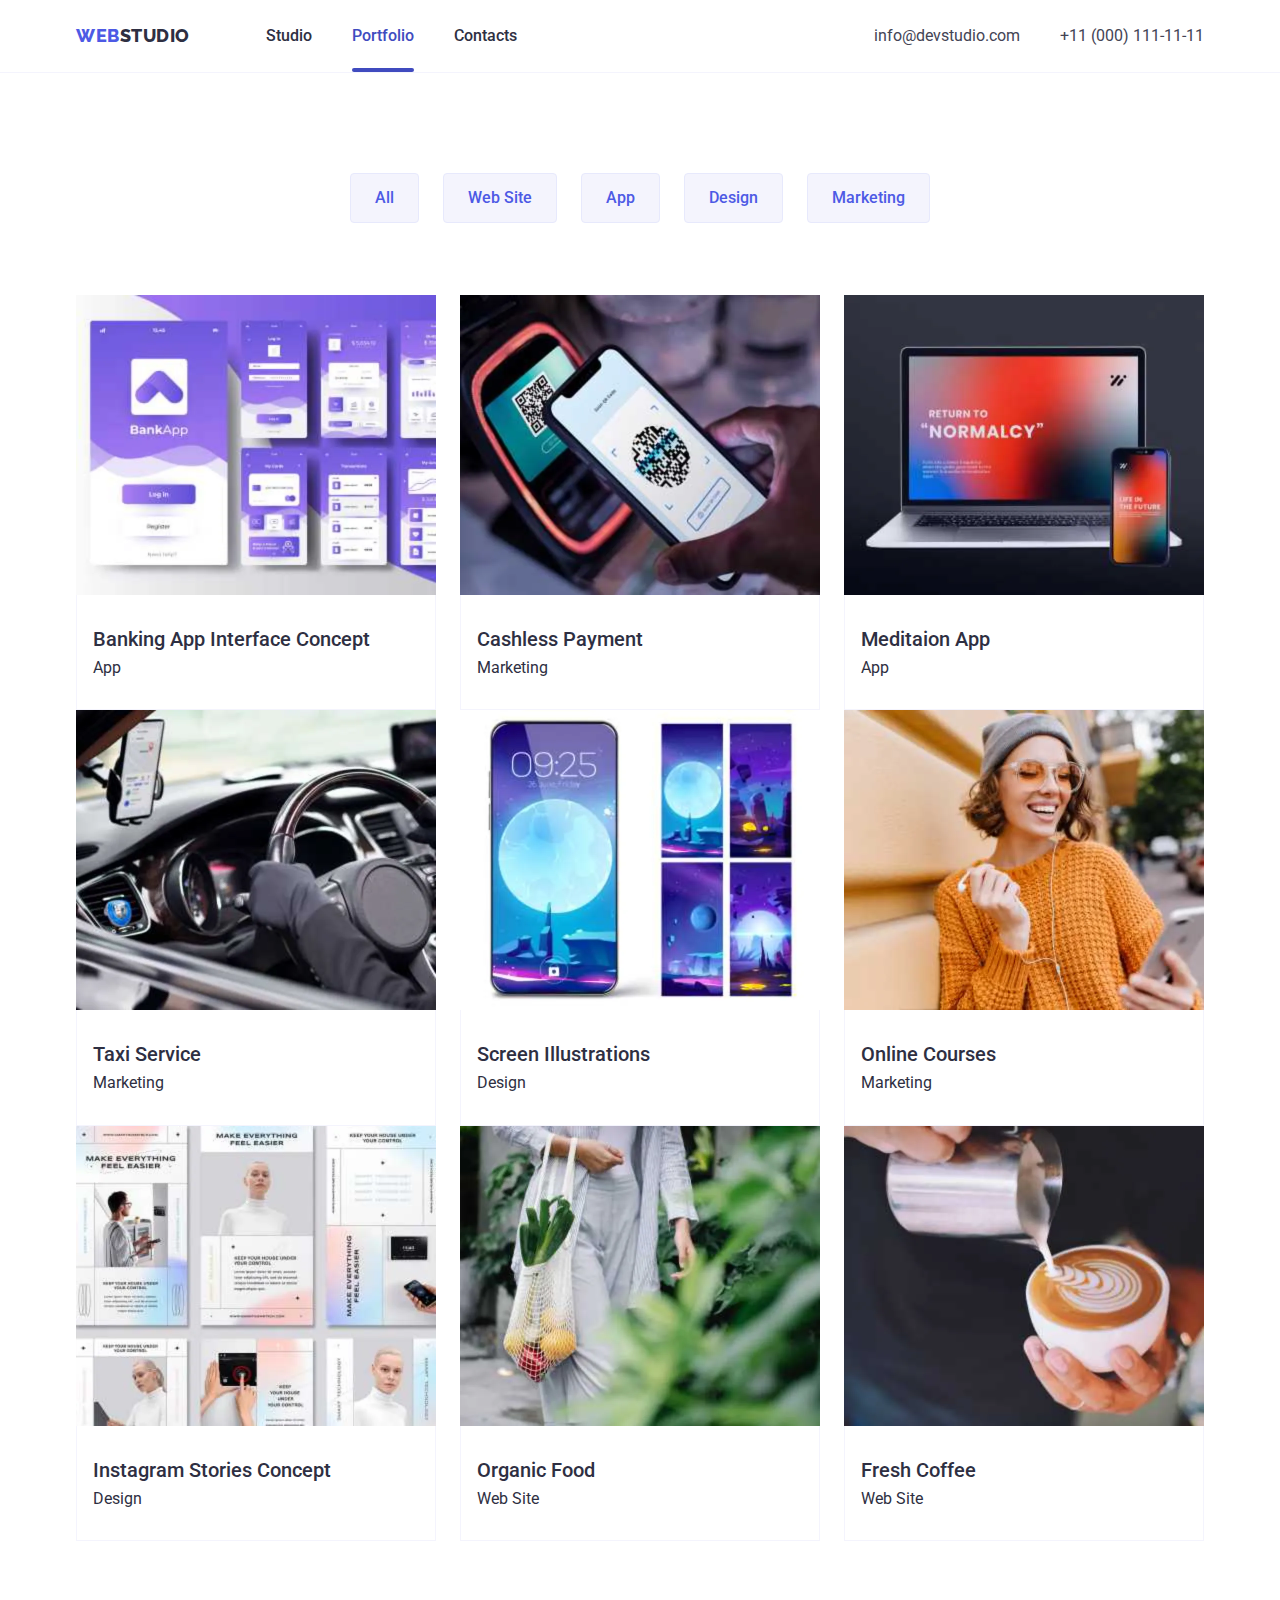
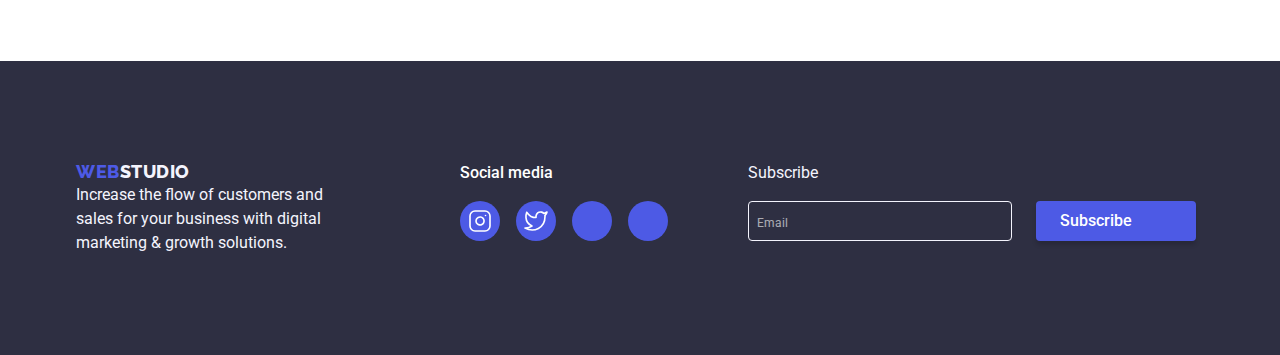
<file: portfolio.html>
<!DOCTYPE html>
<html lang="en">
  <head>
    <meta charset="UTF-8" />
    <meta http-equiv="X-UA-Compatible" content="IE=edge" />
    <meta name="viewport" content="width=device-width, initial-scale=1.0" />
    <title>Portfolio</title>
    <link rel="preconnect" href="https://fonts.googleapis.com" />
    <link rel="preconnect" href="https://fonts.gstatic.com" crossorigin />
    <link
      href="https://fonts.googleapis.com/css2?family=Raleway:wght@800&family=Roboto:wght@400;500;700;900&display=swap"
      rel="stylesheet"
    />
    <link
      rel="stylesheet"
      href="https://cdnjs.cloudflare.com/ajax/libs/modern-normalize/1.0.0/modern-normalize.min.css"
    />
    <!-- <link rel="stylesheet" href="./CSS/style.css" /> -->
    <link rel="stylesheet" href="./mobile.css" />
  </head>

  <body>
    <!-- HEADER -->
    

    <header class="page-header">

      <div class="nav-logo-container container">
  
          <nav class="nav">
            <a href="./index.html" class="logo">
              <span class="logo-web">Web</span>Studio</a
            >
  
            <ul class="site-nav list">
              <li class="item">
                <a href="./index.html" class="site-nav-listed unline navy"
                  >Studio</a
                >
              </li>
              <li class="item">
                <a href="./portfolio.html" class="site-nav-listed unline navy active"
                  >Portfolio</a
                >
              </li>
              <li class="item">
                <a
                  href="./contacts.html"
                  class="site-nav-listed unline navy"
                  >Contacts</a
                >
              </li>
            </ul>
  
            <button type="button"  data-menu-open class="mobile-menu-open">
              <svg class="mobile-menu-icon" width="32" height="22">
                <use href="./images/icons/symbol-defs.svg#icon-lines"></use>
              </svg>
            </button>
            
            
          </nav>
  
          <address class="address">
            <ul class="contact list">
              <li class="item">
                <a
                  href="mailto:info@devstudio.com"
                  class="contacts unline email"
                  >info@devstudio.com</a
                >
              </li>
              <li class="item">
                <a href="tel:+110001111111" class="contacts unline"
                  >+11 (000) 111-11-11</a
                >
              </li>
            </ul>
          </address>
        
  
  
        
  
          <div class="mobile-menu" data-menu>

            <div class="container mobile-menu-container">
             <button type="button" class="mobile-menu-close" data-menu-close>
              <svg class="mobile-close-icon" width="8" height="8">
                <use href="./images/icons/symbol-defs.svg#icon-close"></use>
              </svg>
             </button>
  
             <ul class="menu-list list">
              <li class="menu-list-item"> <a href="./index.html" class="unline navy">Studio</a></li>
              <li class="menu-list-item"> <a href="./portfolio.html" class="unline navy">Portfolio</a></li>
              <li class="menu-list-item"><a href="./contacts.html" class="unline navy">Contacts</a></li>
             </ul>
            
            
             <address class="menu-address">
              <a href="tel:+110001111111" class="contact-menu-tel"
                >+11 (000) 111-11-11</a>
           
              <a href="mailto:info@devstudio.com" class="contact-menu-em"
                >info@devstudio.com</a>
             </address>
             
             <div class="menu-bottom-icons">
              <ul class="bottom-icon-list list">
                <li>
                  <a href="" class="bottom-item">
                    <svg class="bottom-icon" width="24" height="24">
                      <use
                        href="./images/icons/symbol-defs.svg#icon-instagram"
                      ></use>
                    </svg>
                  </a>
                </li>
                <li>
                  <a href="" class="bottom-item">
                    <svg class="bottom-icon" width="24" height="24">
                      <use
                        href="./images/icons/symbol-defs.svg#icon-twitter"
                      ></use>
                    </svg>
                  </a>
                </li>
                <li>
                  <a href="" class="bottom-item">
                    <svg class="bottom-icon" width="24" height="24">
                      <use
                        href="./images/icons/symbol-defs.svg#icon-facebook"
                      ></use>
                    </svg>
                  </a>
                </li>
                <li>
                  <a href="" class="bottom-item">
                    <svg class="bottom-icon" width="24" height="24">
                      <use
                        href="./images/icons/symbol-defs.svg#icon-linkedin"
                      ></use>
                    </svg>
                  </a>
                </li>
              </ul>
             </div>


           </div>
          </div>
       </div>
      
        
  
    </header>

    <!-- MAIN -->
    <main>
      <section class="filter">
        <h1 class="hiddenvisaily">portfolio-list</h1>

        <div class="portfolio-filter-container">
          <ul class="filter-buttons list">
            <li class="item">
              <button type="button" class="button secondary">All</button>
            </li>
            <li class="item">
              <button type="button" class="button secondary">Web Site</button>
            </li>
            <li class="item">
              <button type="button" class="button secondary">App</button>
            </li>
            <li class="item">
              <button type="button" class="button secondary">Design</button>
            </li>
            <li class="item">
              <button type="button" class="button secondary">Marketing</button>
            </li>
          </ul>

          <ul class="cards list">
            <li class="item">
              <a href="" class="unl navy">
                <div class="image-flow">
                  <img srcset="./images/portfolio/violet.webp 1x, ./images/portfolio/violetx2.webp 2x"
                    src="./images/portfolio/violet.webp"
                    alt="violet"
                    width="396"
                    height="280"
                  />
                  <p class="flowtext">
                    14 Stylish and User-Friendly App Design Concepts · Task
                    Manager App · Calorie Tracker App · Exotic Fruit Ecommerce
                    App · Cloud Storage App
                  </p>
                </div>

                <div class="textcard">
                  <h2 class="header-card">Banking App Interface Concept</h2>
                  <p class="text-team">App</p>
                </div>
              </a>
            </li>

            <li class="item">
              <a href="" class="unl navy">
                <div class="image-flow">
                  <img srcset="./images/portfolio/phone.webp 1x, ./images/portfolio/phonex2.webp 2x"
                    src="./images/portfolio/phone.webp"
                    alt="phone"
                    width="396"
                    height="280"
                  />
                  <p class="flowtext">
                    14 Stylish and User-Friendly App Design Concepts · Task
                    Manager App · Calorie Tracker App · Exotic Fruit Ecommerce
                    App · Cloud Storage App
                  </p>
                </div>

                <div class="textcard">
                  <h2 class="header-card">Cashless Payment</h2>
                  <p class="text-team">Marketing</p>
                </div></a
              >
            </li>

            <li class="item">
              <a href="" class="unl navy"
                ><div class="image-flow">
                  <img srcset="./images/portfolio/macpro.webp 1x, ./images/portfolio/macprox2.webp 2x"
                    src="./images/portfolio/macpro.webp"
                    alt="macpro"
                    width="396"
                    height="280"
                  />
                  <p class="flowtext">
                    14 Stylish and User-Friendly App Design Concepts · Task
                    Manager App · Calorie Tracker App · Exotic Fruit Ecommerce
                    App · Cloud Storage App
                  </p>
                </div>
                <div class="textcard">
                  <h2 class="header-card">Meditaion App</h2>
                  <p class="text-team">App</p>
                </div></a
              >
            </li>
            <li class="item">
              <a href="" class="unl navy"
                ><div class="image-flow">
                  <img srcset="./images/portfolio/carint.webp 1x, ./images/portfolio/carintx2.webp 2x"
                    src="./images/portfolio/carint.webp"
                    alt="carint"
                    width="396"
                    height="280"
                  />
                  <p class="flowtext">
                    14 Stylish and User-Friendly App Design Concepts · Task
                    Manager App · Calorie Tracker App · Exotic Fruit Ecommerce
                    App · Cloud Storage App
                  </p>
                </div>
                <div class="textcard">
                  <h2 class="header-card">Taxi Service</h2>
                  <p class="text-team">Marketing</p>
                </div></a
              >
            </li>
            <li class="item">
              <a href="" class="unl navy"
                ><div class="image-flow">
                  <img srcset="./images/portfolio/violphone.webp 1x, ./images/portfolio/violphonex2.webp 2x"
                    src="./images/portfolio/violphone.webp"
                    alt="designphone"
                    width="396"
                    height="280"
                  />
                  <p class="flowtext">
                    14 Stylish and User-Friendly App Design Concepts · Task
                    Manager App · Calorie Tracker App · Exotic Fruit Ecommerce
                    App · Cloud Storage App
                  </p>
                </div>
                <div class="textcard">
                  <h2 class="header-card">Screen Illustrations</h2>
                  <p class="text-team">Design</p>
                </div></a
              >
            </li>
            <li class="item">
              <a href="" class="unl navy"
                ><div class="image-flow">
                  <img srcset="./images/portfolio/orangegirl.webp 1x, ./images/portfolio/orangegirlx2.webp 2x"
                    src="./images/portfolio/orangegirl.webp"
                    alt="orangegirl"
                    width="396"
                    height="280"
                  />
                  <p class="flowtext">
                    14 Stylish and User-Friendly App Design Concepts · Task
                    Manager App · Calorie Tracker App · Exotic Fruit Ecommerce
                    App · Cloud Storage App
                  </p>
                </div>
                <div class="textcard">
                  <h2 class="header-card">Online Courses</h2>
                  <p class="text-team">Marketing</p>
                </div></a
              >
            </li>
            <li class="item">
              <a href="" class="unl navy"
                ><div class="image-flow">
                  <img srcset="./images/portfolio/grayconcept.webp 1x, ./images/portfolio/grayconceptx2.webp 2x"
                    src="./images/portfolio/grayconcept.webp"
                    alt="grayconcept"
                    width="396"
                    height="280"
                  />
                  <p class="flowtext">
                    14 Stylish and User-Friendly App Design Concepts · Task
                    Manager App · Calorie Tracker App · Exotic Fruit Ecommerce
                    App · Cloud Storage App
                  </p>
                </div>
                <div class="textcard">
                  <h2 class="header-card">Instagram Stories Concept</h2>
                  <p class="text-team">Design</p>
                </div></a
              >
            </li>
            <li class="item">
              <a href="" class="unl navy"
                ><div class="image-flow">
                  <img srcset="./images/portfolio/greens.webp 1x, ./images/portfolio/greensx2.webp 2x"
                    src="./images/portfolio/greens.webp"
                    alt="greens"
                    width="396"
                    height="280"
                  />
                  <p class="flowtext">
                    14 Stylish and User-Friendly App Design Concepts · Task
                    Manager App · Calorie Tracker App · Exotic Fruit Ecommerce
                    App · Cloud Storage App
                  </p>
                </div>
                <div class="textcard">
                  <h2 class="header-card">Organic Food</h2>
                  <p class="text-team">Web Site</p>
                </div></a
              >
            </li>
            <li class="item">
              <a href="" class="unl navy"
                ><div class="image-flow">
                  <img srcset="./images/portfolio/capuchino.webp 1x, ./images/portfolio/capuchinox2.webp 2x"
                    src="./images/portfolio/capuchino.webp"
                    alt="capuchino"
                    width="396"
                    height="280"
                  />
                  <p class="flowtext">
                    14 Stylish and User-Friendly App Design Concepts · Task
                    Manager App · Calorie Tracker App · Exotic Fruit Ecommerce
                    App · Cloud Storage App
                  </p>
                </div>
                <div class="textcard">
                  <h2 class="header-card">Fresh Coffee</h2>
                  <p class="text-team">Web Site</p>
                </div></a
              >
            </li>
          </ul>
        </div>
      </section>
    </main>
    <!-- FOOTER -->
    <footer class="footer back-hero-foooter">
      <div class="container container-footer">
        <div class="logologo">
          <a href="./index.html" class="logo">
            <span class="logo-web">Web</span
            ><span class="logo-studio">Studio</span></a
          >

          <p class="footer-text">
            Increase the flow of customers and sales for your business with
            digital marketing & growth solutions.
          </p>
        </div>

        <div class="section-social">
          <p class="social">Social media</p>

          <ul class="social-list list">
            <li>
              <a href="" class="social-button"
                ><svg class="social-icon" width="24" height="24">
                  <use
                    href="./images/icons/symbol-defs.svg#icon-instagram"
                  ></use></svg></a>
            </li>

            <li>
              <a href="" class="social-button"
                ><svg class="social-icon" width="24" height="24">
                  <use
                    href="./images/icons/symbol-defs.svg#icon-twitter"
                  ></use></svg></a>
            </li>

            <li>
              <a href="" class="social-button">
                <svg class="social-icon" width="24" height="24">
                  <use
                    href="./images/icons/symbol-defs.svg#icon-facebook"
                  ></use>
                </svg>
              </a>
            </li>

            <li>
              <a href="" class="social-button"
                ><svg class="social-icon" width="24" height="24">
                  <use
                    href="./images/icons/symbol-defs.svg#icon-linkedin"
                  ></use></svg></a>
            </li>
          </ul>
        </div>

        <form class="footer-form">
          <label for="footer-email" class="footer-label">Subscribe</label>

          <div class="footer-inline-group">
            <input
              type="email"
              name="footer-email"
              id="footer-email"
              class="footer-input"
              placeholder="Email"
            />

            <button type="submit" class="footer-button-sub">
              Subscribe
              <svg class="icon-plane" width="24" height="24">
                <use href="./images/icons/symbol-defs.svg#icon-plane"></use>
              </svg>

              
            </button>
          </div>
        </form>
      </div>
    </footer>
    <script src="./js/menu.js"></script>
  </body>
</html>
</file>
<file: mobile.css>
:root {
  --primary-brand: rgba(77, 90, 229, 1);
  --pressed-state: rgba(64, 75, 191, 1);
  --dark: rgba(46, 47, 66, 1);

  --succes: rgba(49, 208, 170, 1);
  --text: rgba(67, 68, 85, 1);
  --subtle-text: rgba(142, 143, 153, 1);

  --accent: rgba(231, 233, 252, 1);
  --light: rgba(244, 244, 253, 1);

  --modal-overlay: rgba(46, 47, 66, 0.4);

  --hero-background: rgba(46, 47, 66, 0.7);

  --button-active-text: rgba(255, 255, 255, 1);
  --body-back: rgba(255, 255, 255, 1);
  --modal-color: rgba(252, 252, 252, 1);
}


body {

  background-color: var(--body-back);
  color: var(--dark);

  font-family: Roboto, sans-serif;
  font-size: 16px;

  margin-left: auto;
  margin-right: auto;

}

img {
  display: block;
  max-width: 100%;
  height: auto;
}


p {
  margin: 0;
}

a {
  margin: 0;
  padding: 0;
}


button {
  list-style: none;
  margin: 0;
  padding: 0;
  color: var(--button-active-text);
  background-color: var(--primary-brand);
  cursor: pointer;
  box-shadow: 0px 4px 4px rgba(0, 0, 0, 0.15);
  border: 0;
  border-radius: 4px;
  font-weight: 500;
  font-size: 16px;
  line-height: 1.5;
  text-align: center;

  transition: background-color 250ms cubic-bezier(0.4, 0, 0.2, 1);
}

button:is(:hover, :focus) {
  background-color: var(--pressed-state);
}


.hiddenvisaily {
  position: absolute;
  width: 1px;
  height: 1px;
  margin: -1px;
  border: 0;
  padding: 0;

  white-space: nowrap;
  clip-path: inset(100%);
  clip: rect(0 0 0 0);
  overflow: hidden;
}

.list {
  list-style: none;
  text-decoration: none;
  margin: 0;
  padding: 0;
}

.unline {
  text-decoration: none;
  transition: color 250ms cubic-bezier(0.4, 0, 0.2, 1);
}

.unline:hover,
.unline:focus {
  color: var(--pressed-state);
}

.unline:is(:hover, :focus) {
  color: var(--pressed-state);
}


.nav {
  display: flex;
  align-items: center;

}

.nav-logo-container {
  display: flex;
  align-items: center;
  justify-content: space-between;
  padding: 24px 16px;
}


.page-header {
  position: relative;
  border-bottom: 1px solid var(--light);
  background-color: var(--button-active-text);
}

.logo,
.logo-footer {


  text-decoration: none;
  color: var(--dark);
  font-family: Raleway, sans-serif;
  font-weight: 800;
  font-size: 18px;
  line-height: 1.17;
  letter-spacing: 0.03em;
  text-transform: uppercase;
}

.logo-web {
  color: var(--primary-brand);
}

.logo-studio {
  color: var(--light);
}

.address {
  display: block;
  margin-left: auto;
}



.button-hero {
  display: block;
  margin-left: auto;
  margin-right: auto;
  min-width: 169px;

  padding: 16px 32px;
  color: var(--button-active-text);

}

.back-hero-foooter {
  background-color: var(--dark);
}

.section-hero {

  background-color: var(--dark);
  color: var(--light);
}

.hero-header {
  margin: 0;
  font-weight: 700;
  font-size: 56px;

  text-align: center;
  text-decoration: 0;
}






.backdrop {
  position: absolute;
  top: 0;
  left: 0;
  width: inherit;
  height: 100%;


  background-color: rgba(46, 47, 66, 0.4);
  transition: opacity 250ms cubic-bezier(0.4, 0, 0.2, 1),
    visibility 250ms cubic-bezier(0.4, 0, 0.2, 1);
}

.backdrop.is-hidden {
  opacity: 0;
  visibility: hidden;
  pointer-events: none;
}


.header-feat {

  /* width: 264px;
  height: 24px;
  */
  margin: 0;
  font-weight: 700;
  font-size: 36px;
  margin-bottom: 8px;
}

.text-feat {
  /* width: 264px;
  height: 72px; */

  font-weight: 500;
  line-height: 1.5;
}

.section-team {
  background-color: var(--light);
  padding-top: 96px;
  padding-bottom: 96px;
  list-style: none;

}

.textteam {
  padding: 32px 16px;
}

.header-team {

  margin: 0;

  font-size: 36px;
  line-height: 1.11;
  text-align: center;
  text-transform: capitalize;

}

.team-list .item {
  display: block;
  width: 264px;
  text-align: center;

  background: var(--body-back);
  box-shadow: 0px 1px 6px rgba(46, 47, 66, 0.08),
    0px 1px 1px rgba(46, 47, 66, 0.16), 0px 2px 1px rgba(46, 47, 66, 0.08);
  border-radius: 0px 0px 4px 4px;
}


.header-card {
  margin: 0;
}

.text-team {
  margin-top: 8px;

}

.icons {
  display: flex;
  margin-top: 8px;
}

.icons-item:not(:last-child) {
  margin-right: 24px;
}


.icons-button {
  display: flex;
  align-items: center;
  justify-content: center;

  border-radius: 50%;
  background-color: var(--primary-brand);
  width: 40px;
  height: 40px;
  transition: background-color 250ms cubic-bezier(0.4, 0, 0.2, 1);
}

.icons-button:hover,
.icons-button:focus {
  background-color: var(--pressed-state);
}

.icon-team {
  fill: var(--light);
}

.footer {
  margin-left: auto;
  margin-right: auto;
  padding-top: 96px;
  padding-bottom: 96px;
  background-color: var(--dark);

}


.social-button {
  display: flex;
  align-items: center;
  justify-content: center;
  width: 40px;
  height: 40px;
  background: var(--primary-brand);

  border-radius: 50%;

  transition: background-color 250ms cubic-bezier(0.4, 0, 0.2, 1);
}

.social-button:is(:hover, :focus) {
  background-color: var(--succes);
}

.navy {
  color: var(--dark);
}

.textcolor {
  color: var(--text);
}





@media screen and (min-width: 320px) {

  .container {


    width: 320px;
    padding-left: 16px;
    padding-right: 16px;
    margin-left: auto;
    margin-right: auto;
  }

  .address {
    display: none;

  }

  .site-nav {
    display: none;
  }



  .nav-logo-container {
    position: relative;
    padding: 24px 16px 24px 16px;

  }


  .mobile-menu-open {
    position: absolute;
    display: inline-flex;
    width: 32px;
    height: 22px;
    right: 16px;

    align-items: center;
    justify-content: center;

    background-color: var(--body-back);
    margin: 0;
    padding: 0;
    border: 0;

    cursor: pointer;
  }

  .mobile-menu {

    position: fixed;
    width: 100%;
    height: 100%;

    top: 0;
    left: 0;
    margin-left: auto;
    margin-right: auto;

    background-color: var(--body-back);
    z-index: 10000;

    opacity: 0;
    visibility: hidden;
    pointer-events: none;
    transition: opacity 250ms cubic-bezier(0.4, 0, 0.2, 1),
      visibility 250ms cubic-bezier(0.4, 0, 0.2, 1);

  }

  .mobile-menu-container {
    position: relative;
    display: flex;
    flex-direction: column;
    justify-content: space-between;

    height: inherit;
    width: inherit;
    padding-top: 80px;
    padding-left: 40px;
    padding-right: 35px;
    padding-bottom: 40px;
  }

  .mobile-menu.is-open {
    opacity: 1;
    visibility: visible;
    pointer-events: auto;

  }


  .mobile-menu-close {
    position: absolute;

    top: 22px;
    right: 21px;

    display: flex;
    align-items: center;
    justify-content: center;

    width: 24px;
    height: 24px;

    border-radius: 50%;
    border: 1px solid rgba(0, 0, 0, 0.1);
    background-color: var(--accent);

    line-height: 0;

    transition:
      fill 250ms cubic-bezier(0.4, 0, 0.2, 1),
      background-color 250ms cubic-bezier(0.4, 0, 0.2, 1);


  }

  .mobile-menu-close:is(:hover, :focus) {

    background-color: var(--pressed-state);

    fill: var(--light);
  }

  .menu-list-item {
    display: block;
    font-weight: 700;
    font-size: 26px;
    line-height: 1.11;
    text-transform: capitalize;
    margin-bottom: 40px;
  }





  .contact-menu-tel {
    display: block;
    font-style: normal;
    font-weight: 700;
    font-size: 26px;
    line-height: 1.11;
    color: var(--primary-brand);
    text-decoration: none;
    margin-bottom: 40px;


  }

  .contact-menu-em {
    display: block;
    font-weight: 500;
    font-size: 16px;
    line-height: 1.2;
    color: var(--text);
    font-style: normal;
    text-decoration: none;
    margin-bottom: 40px;


  }

  .bottom-icon-list {
    display: flex;
    gap: 27px;
  }

  .bottom-item {
    display: flex;
    align-items: center;
    justify-content: center;
    width: 40px;
    height: 40px;
    border-radius: 50%;
    background-color: var(--primary-brand);
    transition: background-color 250ms cubic-bezier(0.4, 0, 0.2, 1);
  }

  .bottom-icon {
    fill: var(--body-back);

  }

  .menu-address {
    margin-bottom: 48px;
  }




  .overlay {

    height: 432px;
    margin-left: auto;
    margin-right: auto;
    background-image: linear-gradient(to right,
        rgba(46, 47, 66, 0.7),
        rgba(46, 47, 66, 0.7)),
      url(./images/mobile-bcg.webp);

    background-repeat: no-repeat;
    background-size: cover;

  }

  @media (min-device-pixel-ratio: 2),
  (min-resolution: 192dpi),
  (min-resolution: 2dppx) {

    .overlay {
      background-image: linear-gradient(to right,
          rgba(46, 47, 66, 0.7),
          rgba(46, 47, 66, 0.7)),
        url(./images/mobile-bcg-2x.webp)

    }

  }


  .section-hero {
    padding-top: 90px;
    padding-bottom: 90px;
  }

  .hero-header {


    font-size: 36px;

    line-height: 1.11;

    text-transform: capitalize;
  }



  .button-hero {

    margin-top: 72px;
    padding: 16px 32px;

  }

  /* ________________---------FEATURES--------______________ */

  .section-features {

    padding-top: 96px;
    padding-bottom: 96px;

  }

  .features-button {
    display: none;
  }

  .feat .item+.item {

    margin-top: 72px;
  }

  .header-feat {


    text-align: center;
  }

  .text-feat {



    text-align: justify;

  }

  /* <!-________________- SECTION TEAM ____-->  */



  .header-team {

    margin-bottom: 72px;
  }


  .team-list .item {

    display: block;

    width: 264px;
    margin-left: auto;
    margin-right: auto;
  }



  .team-list .item:not(:last-child) {
    margin-bottom: 72px;
  }





  /* <!-________________- CUSTOMERS ____-->  */


  .section-customers {

    padding-top: 96px;
    padding-bottom: 96px;
  }

  .header-customers {
    margin: 0;
    margin-bottom: 72px;
    font-size: 36px;
    line-height: 1.11;
    text-align: center;
    text-transform: capitalize;
  }

  .customers {
    display: flex;
    flex-wrap: wrap;
    justify-content: center;
    column-gap: 16px;
    row-gap: 72px;
  }

  .cust-item {
    display: block;
    max-width: 190px;
    max-height: 88px;
    margin: 0;
    padding: 0;
  }

  .customer-button {
    display: flex;

    align-items: center;
    justify-content: center;
    width: 190px;
    height: 88px;
    border: 1px solid var(--subtle-text);
    border-radius: 4px;


    transition: border-color 250ms cubic-bezier(0.4, 0, 0.2, 1);
  }



  .customer-button:is(:hover, :focus) {
    border-color: 1px solid var(--pressed-state);
  }

  .customer-icon {
    fill: var(--subtle-text);
    transition: fill 250ms cubic-bezier(0.4, 0, 0.2, 1);
  }

  .customer-button:is(:hover, :focus) .customer-icon {
    fill: var(--pressed-state);
  }

  /* <<<<<<<<<<<<<<<<<foooter>>>>>>>>>>>>>> */


  .logologo {
    text-align: center;
    margin-bottom: 72px;

  }



  .logo-footer {

    line-height: 1.33;


  }

  .back-hero-foooter {
    background-color: var(--dark);
  }



  .footer-text {
    width: 268px;
    text-align: start;
    margin-top: 16px;
    margin-left: auto;
    margin-right: auto;
    line-height: 1.5;
    color: var(--light);
  }

  .section-social {
    display: block;
    margin-bottom: 72px;



  }

  .social {

    font-weight: 500;
    line-height: 1.5;
    margin-bottom: 16px;
    text-align: center;
    color: var(--body-back);
  }


  .social-list {
    display: flex;
    justify-content: center;
    gap: 16px;
  }



  .social-icon {
    fill: var(--light);
  }




  .footer-label {

    display: block;
    text-align: center;

    margin-bottom: 16px;

    color: var(--light);

  }

  .footer-input {
    width: 100%;

    height: 40px;

    margin-bottom: 16px;
    padding: 16px 8px;


    color: var(--body-back);
    border: 1px solid var(--light);
    border-radius: 4px;
    background-color: var(--dark);
    outline: transparent;
  }

  .footer-input::placeholder {
    color: var(--body-back);
    opacity: 0.6;
    font-size: 12px;
    line-height: 2;
  }

  .footer-button-sub {
    display: flex;
    justify-content: center;
    margin-left: auto;
    margin-right: auto;


    padding: 8px 24px;

  }


  .icon-plane {
    margin-left: 16px;
  }




  /* <<<<<<<<<<<<<<<<<MODAL>>>>>>>>>>>>>> */


  .backdrop {
    width: 100%;
  }

  .modal {
    position: fixed;

    top: 55%;
    left: 50%;
    transform: translate(-50%, -50%);

    max-width: 392px;
    height: 586px;

    padding: 72px 16px 24px 16px;


    background-color: var(--modal-color);
    box-shadow: 0px 1px 1px rgba(0, 0, 0, 0.14), 0px 1px 3px rgba(0, 0, 0, 0.12),
      0px 2px 1px rgba(0, 0, 0, 0.2);
    border-radius: 4px;

    transition: opacity 250ms cubic-bezier(0.4, 0, 0.2, 1),
      visibility 250ms cubic-bezier(0.4, 0, 0.2, 1);
  }




  .modal.is-hidden {
    opacity: 0;
    visibility: hidden;
  }

  .modal-close-button {
    position: absolute;
    top: 12px;
    right: 24px;

    display: flex;
    align-items: center;
    justify-content: center;

    width: 24px;
    height: 24px;

    border-radius: 50%;
    border: 1px solid rgba(0, 0, 0, 0.1);
    background-color: var(--light);

    transition: fill 250ms cubic-bezier(0.4, 0, 0.2, 1),
      background-color 250ms cubic-bezier(0.4, 0, 0.2, 1);
  }

  .modal-close-icon {
    display: block;
  }

  .modal-close-button:hover,
  .modal-close-button:focus,
  .modal-close-icon {
    background-color: var(--pressed-state);
    fill: var(--body-back);
  }

  .form-modal {

    color: var(--dark);
  }

  .form-title {
    margin-bottom: 16px;
    font-weight: 500;
    font-size: 13px;
    line-height: calc(14/13);

    text-align: center;
  }

  .form-field {
    position: relative;
    margin-bottom: 8px;
  }

  .form-label {
    display: block;
    margin-bottom: 4px;

    font-size: 12px;
    line-height: 1.17;
    color: var(--subtle-text);
  }

  .form-input {
    display: block;
    width: 100%;
    height: 40px;
    padding: 11px;
    padding-left: 38px;

    color: var(--dark);

    border: 1px solid var(--dark);
    border-radius: 4px;
    outline: transparent;

    transition: border 250ms cubic-bezier(0.4, 0, 0.2, 1);
  }

  .icon-form {
    position: absolute;
    left: 16px;
    top: 50%;
    transform: translateY(-50%);

    transition: fill 250ms cubic-bezier(0.4, 0, 0.2, 1);
  }

  .form-input:focus {
    border: 1px solid var(--primary-brand);
  }

  .form-input:focus+.icon-form {
    fill: var(--primary-brand);
  }

  .area-comment {
    margin-bottom: 16px;

  }

  .label-comment {
    display: block;
    margin-bottom: 4px;

    font-size: 12px;
    line-height: 1.17;
    color: var(--subtle-text);
  }

  .form-comment {
    display: block;
    width: 267px;
    min-height: 120px;
    resize: none;

    padding: 8px 16px;



    font-size: 12px;
    line-height: 1.17;

    border: 1px solid #2e2f42;
    border-radius: 4px;
    outline: transparent;
    transition: border 250ms cubic-bezier(0.4, 0, 0.2, 1);
  }

  .form-comment::placeholder {

    font-size: 12px;
    line-height: 1.17;
    color: var(--modal-overlay);
  }

  .form-comment:focus {
    border: 1px solid var(--primary-brand);
  }

  .button-wrp {
    display: flex;
    justify-content: center;
  }

  .submit-button {
    min-width: 169px;
    padding: 16px 32px;
    transition: background-color 250ms cubic-bezier(0.4, 0, 0.2, 1);
  }



  .policy {
    display: flex;

    margin-bottom: 24px;
  }

  .check-policy {
    display: flex;

    align-items: center;

    color: var(--subtle-text);

    font-size: 10px;
    line-height: calc(14/10);
  }

  .check-policy::before {
    content: '';
    display: block;
    width: 16px;
    height: 16px;
    margin-right: 8px;

    border: 1px solid var(--dark);
    border-radius: 2px;
    cursor: pointer;
    background-color: var(--light);
    background-image: url(./images/icons/agreed.svg);
    background-repeat: no-repeat;
    background-position: center;

    transition: background-color 250ms cubic-bezier(0.4, 0, 0.2, 1);

  }

  .check:checked+.check-policy::before {

    background-color: var(--pressed-state);
  }

  .link-policy {

    color: var(--primary-brand);
    margin-left: 3px;

    font-size: 11px;
    line-height: calc(16/11);

    transition: color 250ms cubic-bezier(0.4, 0, 0.2, 1);
  }

  .link-policy:is(:focus, :hover) {
    color: var(--pressed-state);
  }

  /* <<<<<<<<<<<<<<<<<MODAL>>>>>>>>>>>>>> */


  /* <<<<<<<<<<<<<<<<<PORTFOLIO>>>>>>>>>>>>>> */



  .portfolio-filter-container {
    position: relative;
    padding: 0 16px;
    width: 320px;
    margin: 0 auto;
  }

  .filter {
    padding-top: 48px;
    padding-bottom: 48px;
  }

  .filter-buttons {
    display: flex;
    flex-wrap: wrap;
    gap: 24px;


  }


  .cards {
    position: relative;
    display: flex;
    flex-wrap: wrap;
    row-gap: 48px;
    margin-top: 48px;


  }

  .cards .item {
    width: 396px;
    background: var(--body-back);
  }

  .textcard {


    background-color: var(--body-back);
    border-bottom: 1px solid var(--light);
    border-left: 1px solid var(--light);
    border-right: 1px solid var(--light);
    padding: 32px 16px;
  }

  .header-card {
    font-weight: 500;
    font-size: 20px;
    line-height: 1.2;
  }

  .text-team {

    font-weight: 400;
    font-size: 16px;
  }


  .image-flow {
    position: relative;
    overflow: hidden;
  }

  .flowtext {
    position: absolute;
    left: 0;
    top: 0;

    padding: 40px 32px 164px 32px;

    background-color: var(--primary-brand);
    color: var(--light);
    width: 100%;
    height: 100%;

    line-height: 1.5;

    transform: translate(0, 100%);
    transition: transform 250ms cubic-bezier(0.4, 0, 0.2, 1);
  }

  .unl {
    display: block;
    text-decoration: none;
    transition: box-shadow 250ms cubic-bezier(0.4, 0, 0.2, 1);
  }

  .item:is(:hover, :focus) .flowtext {
    transform: translate(0, 0);
  }

  .unl:is(:hover, :focus) {
    box-shadow: 0px 1px 6px rgba(46, 47, 66, 0.08),
      0px 1px 1px rgba(46, 47, 66, 0.16), 0px 2px 1px rgba(46, 47, 66, 0.08);
  }



  /* ________________---------BUTTONS--------______________ */

  .button.secondary {
    min-width: 53px;

    border: 1px solid var(--accent);

    padding: 12px 24px;
    background-color: var(--light);
    color: var(--primary-brand);
    box-shadow: 0 0 0 0;
    transition: background-color 250ms cubic-bezier(0.4, 0, 0.2, 1),
      color 250ms cubic-bezier(0.4, 0, 0.2, 1),
      box-shadow 250ms cubic-bezier(0.4, 0, 0.2, 1),
      border 250ms cubic-bezier(0.4, 0, 0.2, 1);

  }

  .button.secondary:hover,
  .button.secondary:focus {
    background-color: var(--pressed-state);
    color: var(--button-active-text);
    box-shadow: 0px 3px 1px rgba(0, 0, 0, 0.1), 0px 2px 1px rgba(0, 0, 0, 0.08), 0px 2px 2px rgba(0, 0, 0, 0.12);
    border: 1px solid var(--pressed-state);
  }

  .wawd {
    display: none;
  }




}


@media screen and (min-width: 480px) {

  .container {


    width: 428px;
    padding-left: 16px;
    padding-right: 16px;
    margin-left: auto;
    margin-right: auto;
  }


  .address {
    display: none;

  }

  .site-nav {
    display: none;
  }



  .nav-logo-container {
    position: relative;
    padding: 24px 16px 24px 16px;



  }

  /* <<<<<<<<<<<<<<<<<<<<<<MENU>>>>>>>>>>>>>>>>>*/


  .mobile-menu-open {
    position: absolute;
    display: inline-flex;
    width: 32px;
    height: 22px;
    right: 16px;

    align-items: center;
    justify-content: center;

    background-color: var(--body-back);
    margin: 0;
    padding: 0;
    border: 0;

    cursor: pointer;
  }



  .mobile-menu-container {
    position: relative;
    padding-top: 80px;
    padding-left: 40px;
    padding-right: 35px;
    padding-bottom: 40px;
  }

  .mobile-menu.is-open {
    opacity: 1;
    visibility: visible;
    pointer-events: auto;

  }


  .mobile-menu-close {
    position: absolute;

    top: 22px;
    right: 21px;

    display: flex;
    align-items: center;
    justify-content: center;

    width: 24px;
    height: 24px;

    border-radius: 50%;
    border: 1px solid rgba(0, 0, 0, 0.1);
    background-color: var(--accent);

    line-height: 0;

    transition:
      fill 250ms cubic-bezier(0.4, 0, 0.2, 1),
      background-color 250ms cubic-bezier(0.4, 0, 0.2, 1);


  }

  .mobile-menu-close:is(:hover, :focus) {

    background-color: var(--pressed-state);

    fill: var(--light);
  }

  .menu-list-item {
    font-weight: 700;
    font-size: 36px;
    line-height: 1.11;
    text-transform: capitalize;
    margin-bottom: 40px;

  }




  .contact-menu-tel {
    display: block;
    font-style: normal;
    font-weight: 700;
    font-size: 36px;
    line-height: 1.11;
    color: var(--primary-brand);
    text-decoration: none;
    margin-bottom: 40px;

  }

  .contact-menu-em {
    display: block;
    font-weight: 500;
    font-size: 20px;
    line-height: 1.2;
    color: var(--text);
    font-style: normal;
    text-decoration: none;
    margin-bottom: 40px;

  }

  .bottom-icon-list {
    display: flex;
    gap: 56px;
  }

  .bottom-item {
    display: flex;
    align-items: center;
    justify-content: center;
    width: 40px;
    height: 40px;
    border-radius: 50%;
    background-color: var(--primary-brand);
    transition: background-color 250ms cubic-bezier(0.4, 0, 0.2, 1);
  }

  .bottom-icon {
    fill: var(--body-back);

  }

  /* <<<<<<<<<<<<<<<<<<<<<<MENU>>>>>>>>>>>>>>>>>*/


  .overlay {

    height: 432px;


  }




  .section-hero {
    padding-top: 112px;
    padding-bottom: 112px;
  }

  .hero-header {


    font-size: 36px;

    line-height: 1.11;

    text-transform: capitalize;
  }



  .button-hero {

    margin-top: 72px;
    padding: 16px 32px;

  }

  /* ________________---------FEATURES--------______________ */

  .section-features {

    padding-top: 96px;
    padding-bottom: 96px;

  }

  .features-button {
    display: none;
  }

  .feat .item+.item {

    margin-top: 72px;
  }

  .header-feat {


    text-align: center;
  }

  .text-feat {



    text-align: justify;

  }

  /* <!-________________- SECTION TEAM ____-->  */



  .header-team {

    margin-bottom: 72px;
  }


  .team-list .item {

    display: block;

    width: 264px;
    margin-left: auto;
    margin-right: auto;
  }



  .team-list .item:not(:last-child) {
    margin-bottom: 72px;
  }





  /* <!-________________- CUSTOMERS ____-->  */


  .section-customers {

    padding-top: 96px;
    padding-bottom: 96px;
  }

  .header-customers {
    margin: 0;
    margin-bottom: 72px;
    font-size: 36px;
    line-height: 1.11;
    text-align: center;
    text-transform: capitalize;
  }

  .customers {
    display: flex;
    flex-wrap: wrap;
    justify-content: center;
    column-gap: 16px;
    row-gap: 72px;
  }

  .cust-item {
    display: block;
    max-width: 190px;
    max-height: 88px;
    margin: 0;
    padding: 0;
  }

  .customer-button {
    display: flex;

    align-items: center;
    justify-content: center;
    width: 190px;
    height: 88px;
    border: 1px solid var(--subtle-text);
    border-radius: 4px;


    transition: border-color 250ms cubic-bezier(0.4, 0, 0.2, 1);
  }



  .customer-button:is(:hover, :focus) {
    border-color: 1px solid var(--pressed-state);
  }

  .customer-icon {
    fill: var(--subtle-text);
    transition: fill 250ms cubic-bezier(0.4, 0, 0.2, 1);
  }

  .customer-button:is(:hover, :focus) .customer-icon {
    fill: var(--pressed-state);
  }

  /* <<<<<<<<<<<<<<<<<foooter>>>>>>>>>>>>>> */


  .logologo {
    text-align: center;
    margin-bottom: 72px;

  }



  .logo-footer {

    line-height: 1.33;


  }

  .back-hero-foooter {
    background-color: var(--dark);
  }



  .footer-text {
    width: 268px;
    text-align: start;
    margin-top: 16px;
    margin-left: auto;
    margin-right: auto;
    line-height: 1.5;
    color: var(--light);
  }

  .section-social {
    display: block;
    margin-bottom: 72px;



  }

  .social {

    font-weight: 500;
    line-height: 1.5;
    margin-bottom: 16px;
    text-align: center;
    color: var(--body-back);
  }


  .social-list {
    display: flex;
    justify-content: center;
    gap: 16px;
  }



  .social-icon {
    fill: var(--light);
  }




  .footer-label {

    display: block;
    text-align: center;

    margin-bottom: 16px;

    color: var(--light);

  }

  .footer-input {
    width: 100%;

    height: 40px;

    margin-bottom: 16px;
    padding: 16px 8px;


    color: var(--body-back);
    border: 1px solid var(--light);
    border-radius: 4px;
    background-color: var(--dark);
    outline: transparent;
  }

  .footer-input::placeholder {
    color: var(--body-back);
    opacity: 0.6;
    font-size: 12px;
    line-height: 2;
  }

  .footer-button-sub {
    display: flex;
    justify-content: center;
    margin-left: auto;
    margin-right: auto;


    padding: 8px 24px;

  }


  .icon-plane {
    margin-left: 16px;
  }




  /* <<<<<<<<<<<<<<<<<MODAL>>>>>>>>>>>>>> */


  .backdrop {
    width: 100%;
  }


  .modal {
    position: fixed;

    top: 55%;
    left: 50%;
    transform: translate(-50%, -50%);

    width: 392px;
    height: 586px;

    padding: 72px 16px 24px 16px;


    background-color: var(--modal-color);
    box-shadow: 0px 1px 1px rgba(0, 0, 0, 0.14), 0px 1px 3px rgba(0, 0, 0, 0.12),
      0px 2px 1px rgba(0, 0, 0, 0.2);
    border-radius: 4px;

    transition: opacity 250ms cubic-bezier(0.4, 0, 0.2, 1),
      visibility 250ms cubic-bezier(0.4, 0, 0.2, 1);
  }



  .modal.is-hidden {
    opacity: 0;
    visibility: hidden;
  }

  .modal-close-button {
    position: absolute;
    top: 24px;
    right: 24px;

    display: flex;
    align-items: center;
    justify-content: center;

    width: 24px;
    height: 24px;

    border-radius: 50%;
    border: 1px solid rgba(0, 0, 0, 0.1);
    background-color: var(--light);

    transition: fill 250ms cubic-bezier(0.4, 0, 0.2, 1),
      background-color 250ms cubic-bezier(0.4, 0, 0.2, 1);
  }

  .modal-close-icon {
    display: block;
  }

  .modal-close-button:hover,
  .modal-close-button:focus,
  .modal-close-icon {
    background-color: var(--pressed-state);
    fill: var(--body-back);
  }

  .form-modal {

    color: var(--dark);
  }

  .form-title {
    margin-bottom: 16px;

    font-size: 16px;

    font-weight: 500;
    line-height: 1.5;

    text-align: center;
  }

  .form-field {
    position: relative;
    margin-bottom: 8px;
  }

  .form-label {
    display: block;
    margin-bottom: 4px;

    font-size: 12px;
    line-height: 1.17;
    color: var(--subtle-text);
  }

  .form-input {
    display: block;
    width: 100%;
    height: 40px;
    padding: 11px;
    padding-left: 38px;

    color: var(--dark);

    border: 1px solid var(--dark);
    border-radius: 4px;
    outline: transparent;

    transition: border 250ms cubic-bezier(0.4, 0, 0.2, 1);
  }

  .icon-form {
    position: absolute;
    left: 16px;
    top: 50%;
    transform: translateY(-50%);

    transition: fill 250ms cubic-bezier(0.4, 0, 0.2, 1);
  }

  .form-input:focus {
    border: 1px solid var(--primary-brand);
  }

  .form-input:focus+.icon-form {
    fill: var(--primary-brand);
  }

  .area-comment {
    margin-bottom: 16px;
  }

  .label-comment {
    display: block;
    margin-bottom: 4px;

    font-size: 12px;
    line-height: 1.17;
    color: var(--subtle-text);
  }

  .form-comment {
    display: block;
    width: 360px;
    min-height: 120px;
    resize: none;

    padding: 8px 16px;



    font-size: 12px;
    line-height: 1.17;

    border: 1px solid #2e2f42;
    border-radius: 4px;
    outline: transparent;
    transition: border 250ms cubic-bezier(0.4, 0, 0.2, 1);
  }

  .form-comment::placeholder {

    font-size: 12px;
    line-height: 1.17;
    color: var(--modal-overlay);
  }

  .form-comment:focus {
    border: 1px solid var(--primary-brand);
  }

  .button-wrp {
    display: flex;
    justify-content: center;
  }

  .submit-button {
    min-width: 169px;
    padding: 16px 32px;
    transition: background-color 250ms cubic-bezier(0.4, 0, 0.2, 1);
  }



  .policy {
    display: flex;

    margin-bottom: 24px;
  }

  .check-policy {
    display: flex;

    align-items: flex-end;

    color: var(--subtle-text);

    font-size: 12px;
    line-height: calc(14/12);
  }

  .check-policy::before {
    content: '';
    display: block;
    width: 16px;
    height: 16px;
    margin-right: 8px;

    border: 1px solid var(--dark);
    border-radius: 2px;
    cursor: pointer;
    background-color: var(--light);
    background-image: url(./images/icons/agreed.svg);
    background-repeat: no-repeat;
    background-position: center;

    transition: background-color 250ms cubic-bezier(0.4, 0, 0.2, 1);

  }

  .check:checked+.check-policy::before {

    background-color: var(--pressed-state);
  }

  .link-policy {

    color: var(--primary-brand);
    margin-left: 3px;

    font-size: 12px;
    line-height: calc(16/12);

    transition: color 250ms cubic-bezier(0.4, 0, 0.2, 1);
  }

  .link-policy:is(:focus, :hover) {
    color: var(--pressed-state);
  }

  /* <<<<<<<<<<<<<<<<<MODAL>>>>>>>>>>>>>> */


  /* <<<<<<<<<<<<<<<<<PORTFOLIO>>>>>>>>>>>>>> */



  .portfolio-filter-container {
    position: relative;
    padding: 0 16px;
    width: 428px;
    margin: 0 auto;
  }

  .filter {
    padding-top: 48px;
    padding-bottom: 48px;
  }

  .filter-buttons {
    display: flex;
    flex-wrap: wrap;
    gap: 24px;


  }


  .cards {
    position: relative;
    display: flex;
    flex-wrap: wrap;
    row-gap: 48px;
    margin-top: 48px;


  }

  .cards .item {
    width: 396px;
    background: var(--body-back);
  }

  .textcard {


    background-color: var(--body-back);
    border-bottom: 1px solid var(--light);
    border-left: 1px solid var(--light);
    border-right: 1px solid var(--light);
    padding: 32px 16px;
  }

  .header-card {
    font-weight: 500;
    font-size: 20px;
    line-height: 1.2;
  }

  .text-team {

    font-weight: 400;
    font-size: 16px;
  }


  .image-flow {
    position: relative;
    overflow: hidden;
  }

  .flowtext {
    position: absolute;
    left: 0;
    top: 0;

    padding: 40px 32px 164px 32px;

    background-color: var(--primary-brand);
    color: var(--light);
    width: 100%;
    height: 100%;

    line-height: 1.5;

    transform: translate(0, 100%);
    transition: transform 250ms cubic-bezier(0.4, 0, 0.2, 1);
  }

  .unl {
    display: block;
    text-decoration: none;
    transition: box-shadow 250ms cubic-bezier(0.4, 0, 0.2, 1);
  }

  .item:is(:hover, :focus) .flowtext {
    transform: translate(0, 0);
  }

  .unl:is(:hover, :focus) {
    box-shadow: 0px 1px 6px rgba(46, 47, 66, 0.08),
      0px 1px 1px rgba(46, 47, 66, 0.16), 0px 2px 1px rgba(46, 47, 66, 0.08);
  }



  /* ________________---------BUTTONS--------______________ */

  .button.secondary {
    min-width: 53px;

    border: 1px solid var(--accent);

    padding: 12px 24px;
    background-color: var(--light);
    color: var(--primary-brand);
    box-shadow: 0 0 0 0;
    transition: background-color 250ms cubic-bezier(0.4, 0, 0.2, 1),
      color 250ms cubic-bezier(0.4, 0, 0.2, 1),
      box-shadow 250ms cubic-bezier(0.4, 0, 0.2, 1),
      border 250ms cubic-bezier(0.4, 0, 0.2, 1);

  }

  .button.secondary:hover,
  .button.secondary:focus {
    background-color: var(--pressed-state);
    color: var(--button-active-text);
    box-shadow: 0px 3px 1px rgba(0, 0, 0, 0.1), 0px 2px 1px rgba(0, 0, 0, 0.08), 0px 2px 2px rgba(0, 0, 0, 0.12);
    border: 1px solid var(--pressed-state);
  }

  .wawd {
    display: none;
  }




}



@media screen and (min-width: 768px) {


  .container {
    width: 768px;
    margin-left: auto;
    margin-right: auto;


  }



  .site-nav {
    display: flex;

    margin-left: 120px;

  }

  .site-nav-listed {
    position: relative;
    color: var(--dark);
    font-weight: 500;
    line-height: 1.5;
  }

  .site-nav-listed.active {
    color: var(--pressed-state);
  }

  .site-nav-listed.active::after {
    content: '';
    position: absolute;
    bottom: -34px;
    display: block;

    width: 100%;
    height: 4px;
    border-radius: 2px;

    background-color: var(--pressed-state);
  }

  .site-nav .item+.item {
    margin-left: 40px;
  }


  .contacts {
    display: block;
    color: var(--text);

    font-weight: 400;
    font-size: 12px;

    font-style: normal;
    line-height: 1.17;
    transition: color 250ms cubic-bezier(0.4, 0, 0.2, 1);
  }

  .email {
    margin-bottom: 12px;
  }

  .section-hero {

    padding-top: 120px;
    padding-bottom: 120px;
  }

  .hero-header {
    font-style: normal;
    font-weight: 700;
    font-size: 56px;
    line-height: 1.07;

  }

  .address {
    display: block;
  }


  .overlay {

    height: 436px;

    margin-left: auto;
    margin-right: auto;

    background-image: linear-gradient(to right,
        rgba(46, 47, 66, 0.7),
        rgba(46, 47, 66, 0.7)),
      url(./images/tablet-bcg.webp);


  }

  @media (min-device-pixel-ratio: 2),
  (min-resolution: 192dpi),
  (min-resolution: 2dppx) {

    .overlay {
      background-image: linear-gradient(to right,
          rgba(46, 47, 66, 0.7),
          rgba(46, 47, 66, 0.7)),
        url(./images/tablet-bcg-2x.webp);

    }

  }



  .page-header {
    position: relative;
  }

  .mobile-menu {
    display: none;

  }

  .mobile-menu-open {
    display: none;

  }




  .modal {
    position: fixed;
    top: 50%;
    left: 50%;
    transform: translate(-50%, -50%);

    padding: 72px 24px 24px 24px;
    width: 408px;
    max-width: 408px;
    height: 584px;


    background-color: var(--modal-color);
    box-shadow: 0px 1px 1px rgba(0, 0, 0, 0.14), 0px 1px 3px rgba(0, 0, 0, 0.12),
      0px 2px 1px rgba(0, 0, 0, 0.2);
    border-radius: 4px;

    transition: opacity 250ms cubic-bezier(0.4, 0, 0.2, 1),
      visibility 250ms cubic-bezier(0.4, 0, 0.2, 1);
  }

  .modal.is-hidden {
    opacity: 0;
    visibility: hidden;
  }

  .modal-close-button {
    position: absolute;
    top: 24px;
    right: 24px;

    display: flex;
    align-items: center;
    justify-content: center;

    width: 24px;
    height: 24px;

    border-radius: 50%;
    border: 1px solid rgba(0, 0, 0, 0.1);
    background-color: var(--light);

    transition: fill 250ms cubic-bezier(0.4, 0, 0.2, 1),
      background-color 250ms cubic-bezier(0.4, 0, 0.2, 1);
  }

  .modal-close-icon {
    display: block;
  }

  .modal-close-button:hover,
  .modal-close-button:focus,
  .modal-close-icon {
    background-color: var(--pressed-state);
    fill: var(--body-back);
  }

  .form-modal {

    color: var(--dark);
  }


  .form-title {
    font-size: 16px;
  }



  .form-input {
    display: block;
    width: 100%;
    height: 40px;
    padding: 11px;
    padding-left: 38px;

    color: var(--dark);

    border: 1px solid var(--dark);
    border-radius: 4px;
    outline: transparent;

    transition: border 250ms cubic-bezier(0.4, 0, 0.2, 1);
  }

  .icon-form {
    position: absolute;
    left: 16px;
    top: 50%;
    transform: translateY(-50%);

    transition: fill 250ms cubic-bezier(0.4, 0, 0.2, 1);
  }

  .form-input:focus {
    border: 1px solid var(--primary-brand);
  }

  .form-input:focus+.icon-form {
    fill: var(--primary-brand);
  }

  .area-comment {
    margin-bottom: 16px;
  }



  .form-comment {
    display: block;
    width: 360px;
    min-height: 120px;
    resize: none;

    padding: 8px 16px;



    font-size: 12px;
    line-height: 1.17;

    border: 1px solid #2e2f42;
    border-radius: 4px;
    outline: transparent;
    transition: border 250ms cubic-bezier(0.4, 0, 0.2, 1);
  }

  .form-comment::placeholder {

    font-size: 12px;
    line-height: 1.17;
    color: var(--modal-overlay);
  }

  .form-comment:focus {
    border: 1px solid var(--primary-brand);
  }

  .button-wrp {
    display: flex;
    justify-content: center;
  }

  .submit-button {
    min-width: 169px;
    padding: 16px 32px;
    transition: background-color 250ms cubic-bezier(0.4, 0, 0.2, 1);
  }



  .policy {
    display: flex;
    margin-bottom: 24px;
  }

  .check-policy {
    display: flex;

    align-items: center;

    color: var(--subtle-text);

    font-size: 12px;
    line-height: calc(14/12);
  }

  .check-policy::before {
    content: '';
    display: block;
    width: 16px;
    height: 16px;
    margin-right: 8px;

    border: 1px solid var(--dark);
    border-radius: 2px;
    cursor: pointer;
    background-color: var(--light);
    background-image: url(./images/icons/agreed.svg);
    background-repeat: no-repeat;
    background-position: center;

    transition: background-color 250ms cubic-bezier(0.4, 0, 0.2, 1);

  }

  .check:checked+.check-policy::before {

    background-color: var(--pressed-state);
  }

  .link-policy {

    color: var(--primary-brand);
    margin-left: 3px;

    font-size: 12px;
    line-height: calc(16/12);

    transition: color 250ms cubic-bezier(0.4, 0, 0.2, 1);
  }

  .link-policy:is(:focus, :hover) {
    color: var(--pressed-state);
  }





  .section-features {

    padding-top: 96px;
    padding-bottom: 96px;

  }



  .features-button {
    display: none;
  }

  .feat {
    display: flex;
    flex-wrap: wrap;
    row-gap: 72px;
    column-gap: 24px;
  }

  .feat .item {
    width: 356px;
  }

  .feat .item+.item {
    margin-top: 0;
  }

  .header-feat {
    line-height: 1.11;
    margin-bottom: 8px;
  }


  .container-tablet {
    width: 584px;
    margin-left: auto;
    margin-right: auto;
  }

  .header-team {
    margin-bottom: 72px;
  }

  .team-list {

    display: flex;
    flex-wrap: wrap;
    row-gap: 64px;
    column-gap: 24px;
  }

  .team-list .item:not(:last-child) {
    margin-bottom: 0;
  }

  .team-list .item {
    margin-left: 0;
    margin-right: 0;
  }


  .section-customers {
    list-style: none;
    padding-top: 96px;
    padding-bottom: 96px;
  }




  .header-customers {
    margin: 0;
    margin-bottom: 72px;
    font-size: 36px;
    line-height: 1.11;
    text-align: center;
    text-transform: capitalize;
  }


  .customers {
    display: flex;
    flex-wrap: wrap;
    gap: 72px;
    column-gap: 24px;


  }

  .customer-button {
    display: flex;

    align-items: center;
    justify-content: center;

    border: 1px solid var(--subtle-text);
    border-radius: 4px;
    width: 168px;
    height: 88px;

    transition: border-color 250ms cubic-bezier(0.4, 0, 0.2, 1);
  }


  .customer-button:is(:hover, :focus) {
    border-color: 1px solid var(--pressed-state);
  }

  .customer-icon {
    fill: var(--subtle-text);
    transition: fill 250ms cubic-bezier(0.4, 0, 0.2, 1);
  }

  .customer-button:is(:hover, :focus) .customer-icon {
    fill: var(--pressed-state);
  }


  @media screen and (min-width:779px),
  (max-width:1199px) {

    .container-footer {
      display: flex;
      flex-wrap: wrap;
      gap: 24px;


      padding: 0 15px;
      margin: 0 auto;
    }
  }




  .logologo {
    display: block;
    text-align: left;


  }

  .footer-text {
    text-align: start;
    margin: 0;
    width: 264px;


  }


  /* .footer-form {
 
} */

  .footer-inline-group {
    display: inline-flex;
    gap: 24px;
  }

  .nav-logo {
    display: flex;
    align-items: center;
    min-height: 72px;

  }

  .logo-footer {
    display: block;
    margin-bottom: 16px;

  }

  .back-hero-foooter {
    background-color: var(--dark);
  }





  .section-social {

    margin: 0;
    padding: 0;


  }

  .social {
    display: block;
    text-align: start;

    font-size: 16px;
    margin: 0;
    padding: 0;
    margin-bottom: 16px;

    color: var(--body-back);
  }


  .social-list {
    display: flex;
    justify-content: center;
    margin: 0;
    padding: 0;
    gap: 16px;
  }



  .social-icon {
    fill: var(--light);
  }




  .footer-label {
    text-align: start;

    font-size: 16px;
    line-height: 1.5;

  }

  .footer-input {
    width: 264px;
    margin-bottom: 0;


  }

  .footer-input::placeholder {
    color: var(--body-back);
    opacity: 0.6;
    font-size: 12px;
    line-height: 2;
  }

  .footer-button-sub {
    height: 40px;
  }


  .icon-plane {
    margin-left: 16px;
  }


  .filter-buttons {
    justify-content: center;

  }

  .portfolio-filter-container {
    position: relative;
    padding: 0 16px;
    width: 768px;
    margin: 0 auto;
  }

  .cards {
    margin-top: 64px;
    column-gap: 24px;
    row-gap: 72px;



  }

  .cards .item {
    width: 356px;
    display: block;

  }




}


@media screen and (min-width: 1200px) {


  .container {

    width: 1158px;
    padding: 0 15px;
    margin-left: auto;
    margin-right: auto;

  }

  .contact {
    display: flex;
    gap: 40px;


  }

  .contacts {
    font-size: 16px;
    line-height: 1.5;
  }



  .contacts {
    display: block;
  }

  .email {
    margin-bottom: 0;
  }

  .nav-logo-container {

    padding-top: 24px;
    padding-bottom: 24px;
  }

  .site-nav {
    margin-left: 76px;
  }

  .site-nav-listed.active::after {
    bottom: -27px;

  }


  .overlay {
    max-width: 1440px;
    width: 100%;
    height: 600px;



    background-image: linear-gradient(to right,
        rgba(46, 47, 66, 0.7),
        rgba(46, 47, 66, 0.7)),
      url(./images/people-office.webp);


  }

  @media (min-device-pixel-ratio: 2),
  (min-resolution: 192dpi),
  (min-resolution: 2dppx) {

    .overlay {
      background-image: linear-gradient(to right,
          rgba(46, 47, 66, 0.7),
          rgba(46, 47, 66, 0.7)),
        url(./images/people-office-2x.webp);




    }

  }





  .section-hero {

    padding-top: 188px;
    padding-bottom: 188px;
  }

  .hero-header {
    text-transform: none;
    font-size: 56px;

  }





  .section-features {
    padding-top: 120px;
    padding-bottom: 120px;

  }

  .features-button {
    display: flex;
    align-items: center;
    justify-content: center;

    background-color: var(--light);
    width: 264px;
    height: 112px;
    border-radius: 4px;
    margin-bottom: 8px;

  }



  .feat .item {
    width: 264px;

  }

  .header-feat {
    font-weight: 500;
    font-size: 20px;
    line-height: 1.2;
    text-align: start;
  }

  .text-feat {
    text-align: start;
    font-weight: 400;
  }

  .wawd {
    display: block;
    padding-bottom: 120px;
  }


  .header-wawd {
    margin-top: 0;
    margin-bottom: 72px;

    font-size: 36px;
    line-height: 1.11;
    text-align: center;
    text-transform: capitalize;
  }

  .wawd-list {
    display: flex;
    gap: 24px;
    justify-content: center;
  }



  .footer {
    padding-top: 100px;
    padding-bottom: 100px;

  }

  .container-footer {
    flex-wrap: nowrap;
    gap: 0;
  }

  .logologo {
    margin: 0;
    margin-right: 120px;

  }

  .section-social {
    margin-right: 80px;
  }

  .filter {
    padding-top: 100px;
    padding-bottom: 120px;
  }



  .portfolio-filter-container {
    position: relative;
    padding: 0 15px;
    width: 1158px;
    margin: 0 auto;
  }

  .cards {
    margin-top: 72px;
    column-gap: 24px;
    row-gap: 0;

  }

  .cards .item {
    width: 360px;

  }




}
</file>
<file: CSS/style.css>
:root {
  --primary-brand: rgba(77, 90, 229, 1);
  --pressed-state: rgba(64, 75, 191, 1);
  --dark: rgba(46, 47, 66, 1);

  --succes: rgba(49, 208, 170, 1);
  --text: rgba(67, 68, 85, 1);
  --subtle-text: rgba(142, 143, 153, 1);

  --accent: rgba(231, 233, 252, 1);
  --light: rgba(244, 244, 253, 1);

  --modal-overlay: rgba(46, 47, 66, 0.4);

  --hero-background: rgba(46, 47, 66, 0.7);

  --button-active-text: rgba(255, 255, 255, 1);
  --body-back:rgba(255, 255, 255, 1);
  --modal-color: rgba(252, 252, 252, 1);
}

body {
  background-color: var(--body-back);
  color: var(--dark);

  font-family: Roboto, sans-serif;
  font-size: 16px;
}

/* ________________---------BASE--------______________ */
.list {
  list-style: none;
  margin: 0;
  padding: 0;
}

img {
  display: block;
  max-width: 100%;
  height: auto;
}

p {
  margin: 0;
}

button {
  list-style: none;
  margin: 0;
  padding: 0;
  color:var(--button-active-text);
  background-color: var(--primary-brand);
  cursor: pointer;
  box-shadow: 0px 4px 4px rgba(0, 0, 0, 0.15);
  border: 0;
  border-radius: 4px;  
  font-weight: 500;
  font-size: 16px;
  line-height: 1.5;
  text-align: center;

  transition: background-color 250ms cubic-bezier(0.4, 0, 0.2, 1);
}

button:is(:hover, :focus) {
  background-color: var(--pressed-state);
}


.unline {
  text-decoration: none;
}

.unline:hover,
.unline:focus {
  color: var(--pressed-state);
}

.navy {
  color: var(--dark);
}

.textcolor {
  color: var(--text);
}

.hiddenvisaily {
  position: absolute;
  width: 1px;
  height: 1px;
  margin: -1px;
  border: 0;
  padding: 0;

  white-space: nowrap;
  clip-path: inset(100%);
  clip: rect(0 0 0 0);
  overflow: hidden;
}


.container {
  width: 1158px;
  padding: 0 15px;
  margin-left: auto;
  margin-right: auto;
}

.container-filter {
  display: flex;
  justify-content: space-between;
  width: 519px;
  margin-top: 96px;
  margin-bottom: 0;
  padding: 0;
  margin-left: auto;
  margin-right: auto;
}

.overlay {
  max-width: 1440px;
  height: 600px;
  margin-left: auto;
  margin-right: auto;

  background-image: linear-gradient(
      to right,
      rgba(46, 47, 66, 0.7),
      rgba(46, 47, 66, 0.7)
    ),
    url(../images/people-office.jpg);

  background-repeat: no-repeat;
  background-size: cover;
  background-position: center;
}



/* ________________---------BASE--------______________ */

/* ________________---------MAIN--------______________ */


/* ________________---------HEADER--------______________ */





.page-header {
  border-bottom: 1px solid var(--light);
  background-color: var(--button-active-text);
}

.nav {
  display: flex;
  align-items: center;
}

.nav-logo-container {
  display: flex;
  align-items: center;
  min-height: 72px;
}

.logo {
  display: inline-block;

  text-decoration: none;
  color: var(--dark);
  font-family: Raleway, sans-serif;
  font-weight: 800;
  font-size: 18px;
  line-height: 1.33;
  letter-spacing: 0.03em;
  text-transform: uppercase;
}

.site-nav {
  display: flex;
  padding: 0;
  margin-top: 0;
  margin-bottom: 0;
  margin-left: 76px;
}

.site-nav-listed {
  position: relative;

  font-weight: 500;
  line-height: 1.5;
}

.site-nav-listed.active {
  color: var(--pressed-state);
}

.site-nav-listed.active::after {
  content: '';
  position: absolute;
  bottom: -24px;
  display: block;

  width: 100%;
  height: 4px;
  border-radius: 2px;

  background-color: var(--pressed-state);
}

.address {
  margin-left: auto;
}

.contact {
  display: flex;
  margin: 0;
  padding: 0;

  font-style: normal;
  line-height: 1.5;
  transition: color 250ms cubic-bezier(0.4, 0, 0.2, 1);
}

.unline {
  transition: color 250ms cubic-bezier(0.4, 0, 0.2, 1);
}

.unline:is(:hover, :focus) {
  color: var(--pressed-state);
}

.site-nav .item + .item {
  margin-left: 40px;
}

.contact .item + .item {
  margin-left: 40px;
}

.section-hero {
  padding-top: 188px;
  padding-bottom: 188px;
  background-color: var(--dark);
  color: var(--light);
}
.button-hero {
  display: block;
  margin: 0 auto;
  min-width: 169px;

  padding: 16px 32px;


  color: var(--button-active-text);

}

.back-hero-foooter {
  background-color: var(--dark);
}

.hero-header {
  width: 496px;
  margin: 0 auto 48px auto;

  font-size: 56px;
  line-height: 1.07;
  text-align: center;
}

/* ________________---------MODAL--------______________ */

.backdrop {
  position: absolute;
  top: 0;

  width: 1440px;
  height: 100%;

  background-color: rgba(46, 47, 66, 0.4);

  transition: opacity 250ms cubic-bezier(0.4, 0, 0.2, 1),
    visibility 250ms cubic-bezier(0.4, 0, 0.2, 1);
}

.backdrop.is-hidden {
  opacity: 0;
  visibility: hidden;
  pointer-events: none;
}

.modal {
  position: fixed;
  top: 50%;
  left: 50%;
  transform: translate(-50%, -50%);

  padding: 72px 24px 24px 24px; 
 

  background-color: var(--modal-color);
  box-shadow: 0px 1px 1px rgba(0, 0, 0, 0.14), 0px 1px 3px rgba(0, 0, 0, 0.12),
    0px 2px 1px rgba(0, 0, 0, 0.2);
  border-radius: 4px;

  transition: opacity 250ms cubic-bezier(0.4, 0, 0.2, 1),
    visibility 250ms cubic-bezier(0.4, 0, 0.2, 1);
}

.modal.is-hidden {
  opacity: 0;
  visibility: hidden;
}

.modal-close-button {
  position: absolute;
  top: 24px;
  right: 24px;

  display: flex;
  align-items: center;
  justify-content: center;

  width: 24px;
  height: 24px;

  border-radius: 50%;
  border: 1px solid rgba(0, 0, 0, 0.1);
  background-color: var(--light);
  
  transition: fill 250ms cubic-bezier(0.4, 0, 0.2, 1),
    background-color 250ms cubic-bezier(0.4, 0, 0.2, 1);
}

.modal-close-icon {
  display: block;
}

.modal-close-button:hover,
.modal-close-button:focus,
.modal-close-icon {
  background-color: var(--pressed-state);
  fill: var(--body-back);
}

.form-modal {
 
  color: var(--dark);
}

.form-title {
  margin-bottom: 16px;
  font-weight: 500;
  line-height: 1.5;

  text-align: center;
}

.form-field {
  position: relative;
  margin-bottom: 8px;
}

.form-label {
  display: block;
  margin-bottom: 4px;

  font-size: 12px;
  line-height: 1.17;
  color: var(--subtle-text);
}

.form-input {
  display: block;
  width: 100%;
  height: 40px;
  padding: 11px;
  padding-left: 38px;

  color: var(--dark);

  border: 1px solid var(--dark);
  border-radius: 4px;
  outline: transparent;

  transition: border 250ms cubic-bezier(0.4, 0, 0.2, 1);
}

.icon-form {
  position: absolute;
  left: 16px;
  top: 50%;
  transform: translateY(-50%);

  transition: fill 250ms cubic-bezier(0.4, 0, 0.2, 1);
}

.form-input:focus {
  border: 1px solid var(--primary-brand);
}

.form-input:focus + .icon-form {
  fill: var(--primary-brand);
}

.area-comment {
  margin-bottom: 16px;
}

.label-comment {
  display: block;
  margin-bottom: 4px;

  font-size: 12px;
  line-height: 1.17;
  color: var(--subtle-text);
}

.form-comment {
  display: block;
  width: 360px;
  min-height: 120px;
  resize: none;

  padding: 8px 16px;

  
  
  font-size: 12px;
  line-height: 1.17;

  border: 1px solid #2e2f42;
  border-radius: 4px;
  outline: transparent;
  transition: border 250ms cubic-bezier(0.4, 0, 0.2, 1);
}

.form-comment::placeholder {
  
  font-size: 12px;
  line-height: 1.17;
  color: var(--modal-overlay);
}

.form-comment:focus {
  border: 1px solid var(--primary-brand);
}

.button-wrp {
  display: flex;
  justify-content: center;
}

.submit-button {
  min-width: 169px;
  padding: 16px 32px;  
  transition: background-color 250ms cubic-bezier(0.4, 0, 0.2, 1);
}



.policy {
  display: flex;
  margin-bottom: 24px;
}

.check-policy {
  display: flex;
  
  align-items: center;

  color: var(--subtle-text);
  
  font-size: 12px;
  line-height: calc(14/12);
}

.check-policy::before {
  content: '';
  display: block;
  width: 16px;
  height: 16px;
  margin-right: 8px;

  border: 1px solid var(--dark);
  border-radius: 2px;
  cursor: pointer;
  background-color: var(--light);
  background-image: url(../images/icons/agreed.svg);
  background-repeat: no-repeat;
  background-position: center;
  
  transition: background-color 250ms cubic-bezier(0.4, 0, 0.2, 1);

}

.check:checked + .check-policy::before {
  
  background-color: var(--pressed-state);
}

.link-policy {
  
  color: var(--primary-brand);
  margin-left: 3px;

  font-size: 12px;
  line-height: calc(16/12);

  transition: color 250ms cubic-bezier(0.4, 0, 0.2, 1);
}

.link-policy:is(:focus,:hover) {
  color: var(--pressed-state);
}

/* ________________----------MODAL--------______________ */
/* ________________---------FEATURES--------______________ */

.section-features {
  padding-top: 120px;
  padding-bottom: 60px;
}

.feat {
  display: flex;
}

.features .item {
  margin: 0;
  width: 264px;
}

.features-button {
  background-color: var(--light);
  width: 264px;
  height: 112px;
  border-radius: 4px;
  margin-bottom: 8px;

  display: flex;
  align-items: center;
  justify-content: center;
}

.iconicon {
  display: block;
  width: 120px;
  height: 120px;

  margin-left: auto;
  margin-right: auto;
}

.section-features .item + .item {
  margin-left: 24px;
}

.header-feat {
  width: 264px;
  height: 24px;
  margin: 0;

  font-weight: 500;
  font-size: 20px;
  line-height: 1.2;
}

.text-feat {
  width: 264px;
  height: 72px;
  margin-top: 8px;

  line-height: 1.5;
}

.wawd {
  padding-top: 60px;
  padding-bottom: 120px;
}
.header-wawd {
  margin-top: 0;
  margin-bottom: 72px;

  font-size: 36px;
  line-height: 1.11;
  text-align: center;
  text-transform: capitalize;
}

.wawd-list {
  display: flex;
}

.wawd-list .item + .item {
  margin-left: 24px;
}

.section-team {
  padding-top: 120px;
  padding-bottom: 120px;
  background-color: var(--light);
}

.header-team {
  margin: 0;
  margin-bottom: 72px;

  font-size: 36px;
  line-height: 1.11;
  text-align: center;
  text-transform: capitalize;
}

.team-list {
  display: flex;
}
.team-list .item {
  margin: 0;
  padding: 0;
  width: 264px;
  text-align: center;
  background: var(--body-back);
  box-shadow: 0px 1px 6px rgba(46, 47, 66, 0.08),
    0px 1px 1px rgba(46, 47, 66, 0.16), 0px 2px 1px rgba(46, 47, 66, 0.08);
  border-radius: 0px 0px 4px 4px;
}

.team-list .item + .item {
  margin-left: 24px;
}

.textteam {
  margin: 0;
  padding: 32px 16px;
}

.header-card {
  margin: 0;

  font-weight: 500;
  font-size: 20px;
  line-height: 1.2;
}

.text-team {
  margin-top: 8px;
  margin-bottom: 0;
  line-height: 1.5;
}

.icons {
  display: flex;
  gap: 12px;
  margin-top: 8px;
}

.icons-button {
  display: flex;
  align-items: center;
  justify-content: center;

  border-radius: 50%;
  background-color: var(--primary-brand);
  width: 40px;
  height: 40px;
  transition: background-color 250ms cubic-bezier(0.4, 0, 0.2, 1);
}
.icons-button:hover,
.icons-button:focus {
  background-color: var(--pressed-state);
}

.icon-team {
  fill: var(--light);
}

/* <!-- <<<<<<<<<<<<<<<<<CUSTOMERS>>>>>>>>>>> --> */
.section-customers {
  list-style: none;
  padding-top: 130px;
  padding-bottom: 120px;
}

.header-customers {
  margin: 0;
  margin-bottom: 72px;
  font-size: 36px;
  line-height: 1.11;
  text-align: center;
  text-transform: capitalize;
}

.customers {
  display: flex;
  gap: 24px;
}

.customer-button {
  display: flex;
  align-items: center;
  justify-content: center;

  border: 1px solid var(--subtle-text);
  border-radius: 4px;
  width: 168px;
  height: 88px;

  transition: border-color 250ms cubic-bezier(0.4, 0, 0.2, 1);
}

.customer-button:is(:hover, :focus) {
  border-color: 1px solid var(--pressed-state);
}

.customer-icon {
  fill: var(--subtle-text);
  transition: fill 250ms cubic-bezier(0.4, 0, 0.2, 1);
}

.customer-button:is(:hover, :focus) .customer-icon {
  fill: var(--pressed-state);
}

/* <<<<<<<<<<<<<<<<<foooter>>>>>>>>>>>>>> */

footer {
  
  padding-top: 100px;
  padding-bottom: 100px;
}

.container-footer {
  display: flex;
}

.logologo {
  margin-right: 120px;
}

.footer-text {
  margin-top: 16px;
  width: 264px;
  line-height: 1.5;
  color: var(--light);
}

.social {
  margin-bottom: 16px;
  color: var(--body-back);
}

.section-social {
  display: block;
  margin-right: 80px;
}

.social-list {
  display: flex;

  gap: 16px;
}

.social-button {
  display: flex;
  align-items: center;
  justify-content: center;
  width: 40px;
  height: 40px;

  background: rgba(255, 255, 255, 0.1);

  border-radius: 50%;

  transition: background-color 250ms cubic-bezier(0.4, 0, 0.2, 1);
}

.social-button:is(:hover, :focus) {
  background-color: var(--succes);
}

.social-icon {
  fill: var(--light);
}


.footer-inline-group {
 display:flex;

}

.footer-label {
  display: block;
  
  margin-bottom: 16px;
  color: var(--light);

}

.footer-input {
  width: 264px;
  height: 40px;
  margin-right: 24px;
 
  padding: 8px 16px;

  color: var(--body-back);
  border: 1px solid var(--light);
  border-radius: 4px;
  background-color: var(--dark);
  outline: transparent;
}

.footer-input::placeholder {
  color: var(--body-back);
  
  font-size: 12px;
  line-height: 2;
}

.footer-button-sub {
  display: flex;
  justify-content: center;
  
  width: 165px;
  
  padding: 8px 24px;

}


.icon-plane {
  margin-left: 16px;
}
/* <<<<<<<<<<<<<<<<<<<<<<PROTOFOLIO >>>>>>>>>>>>>>>>>>>*/

.container.portfolio-filter {
  position: relative;
}
.filter {
  padding-top: 96px;
  padding-bottom: 120px;
}

.filter-buttons {
  display: flex;
  justify-content: center;
}

.filter-buttons .item + .item {
  margin-left: 24px;
}

.cards {
  position: relative;
  display: flex;
  flex-wrap: wrap;
  margin: 0;
  margin-top: 72px;
  gap: 24px;
  row-gap: 48px;
}

.cards .item {
  width: 360px;
  background: var(--body-back);
}

.textcard {
  background-color: var(--body-back);
  border-bottom: 1px solid var(--light);
  border-left: 1px solid var(--light);
  border-right: 1px solid var(--light);
  padding-top: 32px;
  padding-left: 16px;
  padding-bottom: 32px;
}

.image-flow {
  position: relative;
  overflow: hidden;
}

.flowtext {
  position: absolute;
  left: 0;
  top: 0;

  padding: 40px 32px 164px 32px;

  background-color: var(--primary-brand);
  color: var(--light);
  width: 360px;
  height: 100%;
 
  line-height: 1.5;

  transform: translate(0, 100%);
  transition: transform 250ms cubic-bezier(0.4, 0, 0.2, 1);
}

.unl {
  display: block;
  text-decoration: none;
  transition: box-shadow 250ms cubic-bezier(0.4, 0, 0.2, 1);
}

.item:is(:hover, :focus) .flowtext {
  transform: translate(0, 0);
}

.unl:is(:hover, :focus) {
  box-shadow: 0px 1px 6px rgba(46, 47, 66, 0.08),
    0px 1px 1px rgba(46, 47, 66, 0.16), 0px 2px 1px rgba(46, 47, 66, 0.08);
}

/* ________________---------MAIN--------______________ */

/* ________________---------BUTTONS--------______________ */

.button.secondary {
  min-width: 69px;
  border: 1px solid var(--accent);
  
  padding: 12px 24px;
  background-color: var(--light);
  color: var(--primary-brand);
  box-shadow: 0 0 0 0;
  transition: background-color 250ms cubic-bezier(0.4, 0, 0.2, 1),
    color 250ms cubic-bezier(0.4, 0, 0.2, 1),
    box-shadow 250ms cubic-bezier(0.4, 0, 0.2, 1),
    border 250ms cubic-bezier(0.4, 0, 0.2, 1);

}
.button.secondary:hover,
.button.secondary:focus {
  background-color: var(--pressed-state);
  color: var(--button-active-text);
  box-shadow: 0px 3px 1px rgba(0, 0, 0, 0.1), 0px 2px 1px rgba(0, 0, 0, 0.08), 0px 2px 2px rgba(0, 0, 0, 0.12);
  border: 1px solid var(--pressed-state);
}

/* ________________---------FONTS--------______________ */

.logo-web {
  color: var(--primary-brand);
}
.logo-studio {
  color: var(--light);
}



/* ________________---------FONTS--------______________ */
</file>
